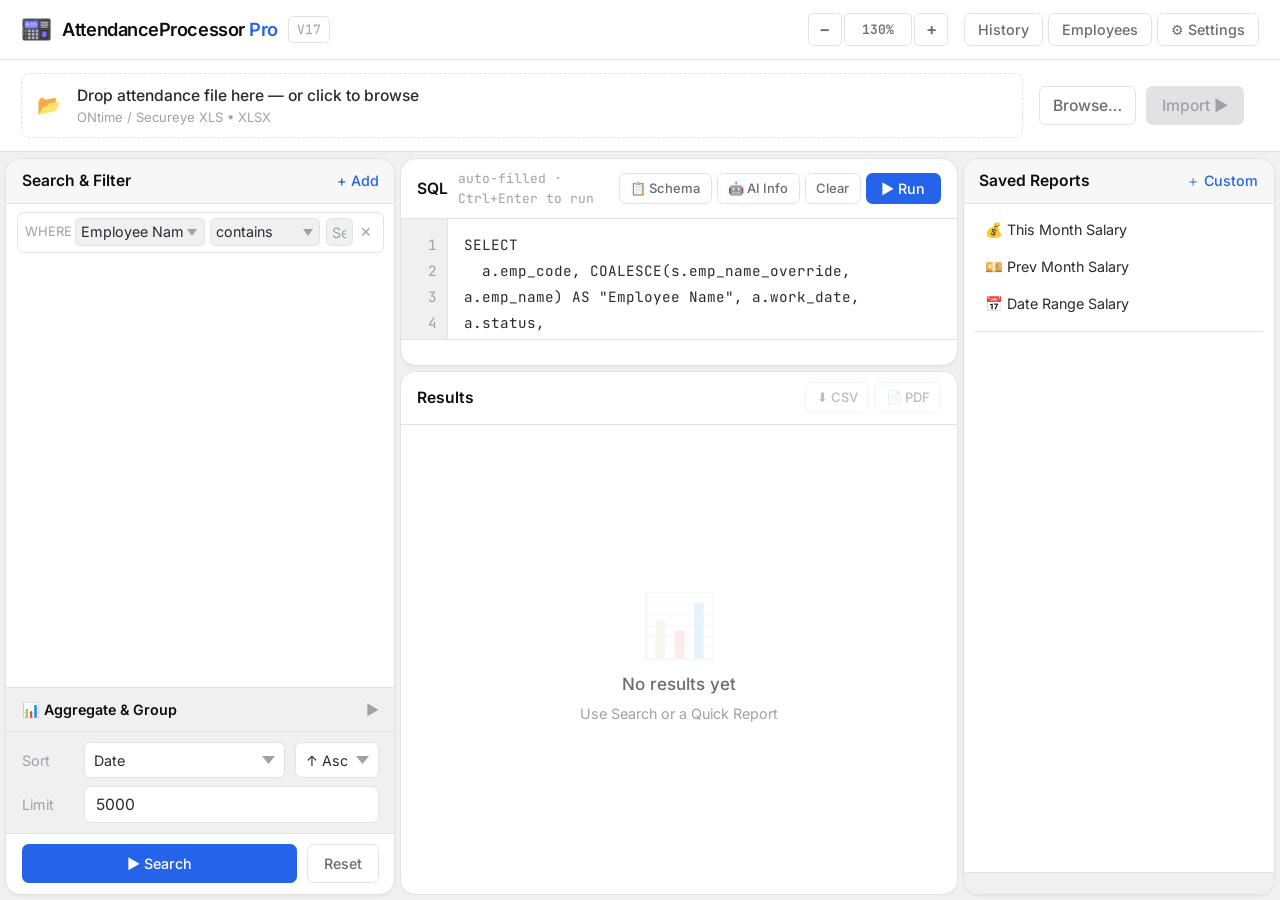
<file: web/index.html>
<!DOCTYPE html>
<html lang="en" data-theme="mono">
<head>
  <meta charset="UTF-8" />
  <meta name="viewport" content="width=device-width, initial-scale=1.0" />
  <title>AttendanceProcessor Pro V17</title>
  <link rel="icon" type="image/png" href="../app_icon.png" />

  <script src="tailwind.js"></script>
  <script>
    tailwind.config = {
      theme: {
        extend: {
          fontFamily: {
            sans: ['"Inter"', '"Helvetica Neue"', 'Helvetica', 'Arial', 'sans-serif'],
            mono: ['"JetBrains Mono"', '"Fira Code"', 'monospace'],
          },
        }
      }
    };
  </script>
  <link rel="preconnect" href="https://fonts.googleapis.com" />
  <link rel="preconnect" href="https://fonts.gstatic.com" crossorigin />
  <link href="https://fonts.googleapis.com/css2?family=Inter:wght@400;500;600;700&family=JetBrains+Mono:wght@400;500&display=swap" rel="stylesheet" />
  <link rel="stylesheet" href="style.css" />
</head>

<body class="app-body h-full w-full absolute inset-0 flex flex-col overflow-hidden select-none">

  <!-- NAVBAR -->
  <nav class="navbar flex-none flex items-center h-[46px] shrink-0 px-4 gap-3" id="navbar">
    <div class="flex items-center gap-2 shrink-0">
      <img src="../app_icon.png" alt="icon" class="w-6 h-6 rounded" style="image-rendering:auto" />
      <span class="font-semibold text-[14px] text-nav-main tracking-tight">AttendanceProcessor <span style="color:var(--accent)">Pro</span></span>
      <span class="text-[10px] text-nav-dim border border-[var(--border)] rounded px-1.5 py-0.5 font-mono">V17</span>
    </div>
    <div class="flex-1 flex justify-center">
      <div id="org-name-display" class="text-[13px] font-semibold text-nav-main tracking-wide hidden"></div>
    </div>
    <div id="db-status" class="text-[11px] text-nav-dim font-mono shrink-0"></div>
    <div class="flex items-center gap-0.5 shrink-0">
      <button onclick="adjustZoom(-0.1)" class="nav-icon-btn" title="Zoom Out (Ctrl+-)">−</button>
      <button onclick="resetZoom()" class="nav-icon-btn text-[10px] font-mono w-[52px]" id="zoom-label" title="Reset Zoom (Ctrl+0)">100%</button>
      <button onclick="adjustZoom(0.1)"  class="nav-icon-btn" title="Zoom In (Ctrl+=)">+</button>
    </div>
    <div class="flex items-center gap-1 shrink-0">
      <button id="btn-history"   class="nav-btn">History</button>
      <button id="btn-employees" class="nav-btn">Employees</button>
      <button id="btn-settings"  class="nav-btn">⚙ Settings</button>
    </div>
  </nav>

  <!-- IMPORT BAR -->
  <div id="import-bar" class="import-bar flex-none px-4 py-2.5 flex items-center gap-3 relative">
    <div id="drop-zone"
         class="drop-zone flex-1 flex items-center gap-3 px-3 py-2 cursor-pointer"
         ondragover="handleDragOver(event)"
         ondragleave="handleDragLeave(event)"
         ondrop="handleDrop(event)"
         onclick="browseFile()">
      <span class="text-[15px]">📂</span>
      <div class="min-w-0">
        <div id="import-filename" class="text-[12px] font-medium text-[var(--text-body)] truncate">Drop attendance file here — or click to browse</div>
        <div class="text-[10px] text-[var(--text-dim)]">ONtime / Secureye XLS • XLSX</div>
      </div>
    </div>
    <div class="flex items-center gap-2 shrink-0">
      <button id="btn-browse" class="btn-ghost text-[12px]">Browse…</button>
      <button id="btn-reimport" class="btn-ghost text-[12px] hidden">↺ Re-import</button>
      <button id="btn-import" class="btn-primary text-[12px]" disabled>Import ▶</button>
    </div>
    <div id="import-status" class="text-[11px] font-mono shrink-0 max-w-[260px] truncate text-[var(--text-dim)]"></div>
    <div id="import-progress" class="hidden absolute bottom-0 left-0 right-0 h-0.5 overflow-hidden">
      <div class="h-full bg-[var(--accent)] animate-progress"></div>
    </div>
  </div>

  <!-- Employee diff warning banner -->
  <div id="emp-diff-banner" class="hidden diff-banner px-4 py-2 flex items-start gap-3">
    <span class="text-[13px] shrink-0">⚠</span>
    <div class="flex-1 text-[11px]" id="emp-diff-text"></div>
    <button class="text-[12px] text-[var(--text-dim)] hover:text-[var(--danger)] shrink-0 leading-none" onclick="document.getElementById('emp-diff-banner').classList.add('hidden')">✕</button>
  </div>

  <!-- MAIN 3-PANEL GRID -->
  <div id="main-grid" class="flex-1 flex overflow-hidden min-h-0 p-[4px] bg-[var(--bg-muted)]">

    <!-- LEFT: Filter Builder + Aggregate -->
    <div id="panel-filter" class="panel-left flex flex-col overflow-hidden bg-[var(--bg-surface)] rounded-xl border border-[var(--border)] shadow-sm" style="width:300px;min-width:220px;max-width:560px">

      <!-- Header -->
      <div class="panel-hdr flex items-center justify-between px-3 py-2 flex-none">
        <span class="panel-title">Search &amp; Filter</span>
        <button id="btn-add-filter" class="text-[11px] text-[var(--accent)] hover:underline font-medium">+ Add</button>
      </div>

      <!-- ── Scrollable middle: filter rows + aggregate section ── -->
      <div class="flex-1 overflow-y-auto overflow-x-hidden min-h-0">

        <!-- Filter Rows -->
        <div id="filter-rows" class="px-2 py-1.5 space-y-1.5"></div>

      </div><!-- end scrollable middle -->

      <!-- Aggregate & Group section (Detached) -->
      <div class="border-t border-[var(--border)] bg-[var(--bg-muted)]">
        <button id="agg-toggle" class="w-full flex items-center justify-between px-3 py-2 text-[11px] font-semibold text-[var(--text-head)] hover:bg-[var(--bg-surface)] transition-colors" onclick="toggleAggSection()">
          <span>📊 Aggregate &amp; Group</span>
          <span id="agg-toggle-icon" class="text-[var(--text-dim)] font-normal">▶</span>
        </button>
        <div id="agg-section" class="hidden px-3 pb-3 space-y-3">
          <!-- SELECT fields picker -->
          <div>
            <div class="text-[10px] font-semibold text-[var(--text-dim)] uppercase tracking-wide mb-1.5">SELECT columns</div>
            <div id="select-pills" class="pill-area"></div>
            <div class="mt-1.5">
              <select id="select-add" class="select-sm w-full" onchange="addSelectField(this)">
                <option value="">+ Add field or aggregate…</option>
              </select>
            </div>
          </div>
          <!-- GROUP BY picker -->
          <div>
            <div class="text-[10px] font-semibold text-[var(--text-dim)] uppercase tracking-wide mb-1.5">GROUP BY</div>
            <div id="groupby-pills" class="pill-area"></div>
            <div class="mt-1.5">
              <select id="groupby-add" class="select-sm w-full" onchange="addGroupByField(this)">
                <option value="">+ Add group field…</option>
              </select>
            </div>
          </div>
          <!-- HAVING -->
          <div>
            <div class="text-[10px] font-semibold text-[var(--text-dim)] uppercase tracking-wide mb-1.5">HAVING <span class="font-normal normal-case">(requires GROUP BY)</span></div>
            <div class="flex items-center gap-1.5">
              <select id="having-agg" class="select-sm" style="width:120px">
                <option value="COUNT(*)">COUNT(*)</option>
                <option value="SUM(is_late)">SUM(is_late)</option>
                <option value="SUM(work_hours)">SUM(work_hours)</option>
                <option value="AVG(work_hours)">AVG(work_hours)</option>
                <option value="SUM(CASE WHEN status='ABSENT' THEN 1 ELSE 0 END)">Absent days</option>
                <option value="SUM(CASE WHEN status='PRESENT' THEN 1 ELSE 0 END)">Present days</option>
              </select>
              <select id="having-op" class="select-sm" style="width:55px">
                <option value=">">&gt;</option>
                <option value=">=">&gt;=</option>
                <option value="<">&lt;</option>
                <option value="<=">&lt;=</option>
                <option value="=">=</option>
              </select>
              <input id="having-val" type="number" value="" class="input-sm" style="width:52px" placeholder="e.g. 3" />
              <button onclick="clearHaving()" class="text-[var(--danger)] text-[10px] hover:underline shrink-0">✕</button>
            </div>
          </div>
          <!-- Validation error -->
          <div id="conflict-note" class="hidden text-[10px] text-[var(--danger)] bg-[var(--danger-bg)] border border-[var(--danger)] rounded px-2 py-1.5 leading-4">
          </div>
        </div>
      </div>

      <!-- ── Pinned bottom: Sort + Limit + Buttons ── -->
      <div class="flex-none border-t border-[var(--border)] bg-[var(--bg-muted)] px-3 py-2 space-y-1.5 text-[11px]">
        <div class="flex items-center gap-2">
          <span class="text-[var(--text-dim)] w-10 shrink-0">Sort</span>
          <select id="sort-col" class="select-sm flex-1">
            <option value="a.work_date">Date</option>
            <option value="COALESCE(s.emp_name_override, a.emp_name)">Name</option>
            <option value="a.punch_in">Arrival</option>
            <option value="a.punch_out">Departure</option>
            <option value="a.work_hours">Hours</option>
          </select>
          <select id="sort-dir" class="select-sm w-16">
            <option value="ASC">↑ Asc</option>
            <option value="DESC">↓ Desc</option>
          </select>
        </div>
        <div class="flex items-center gap-2">
          <span class="text-[var(--text-dim)] w-10 shrink-0">Limit</span>
          <input id="result-limit" type="number" value="5000" class="input-sm flex-1" />
        </div>
      </div>
      <div class="flex-none px-3 py-2 border-t border-[var(--border)] flex gap-2">
        <button id="btn-run-filter" class="btn-primary text-[11px] flex-1">▶ Search</button>
        <button id="btn-clear-filter" class="btn-ghost text-[11px] px-3">Reset</button>
      </div>
    </div>

    <!-- Resize handle L -->
    <div class="resize-handle" id="rh-left"></div>

    <!-- CENTER: SQL + Results -->
    <div id="panel-center" class="flex-1 flex flex-col overflow-hidden min-w-0">

      <!-- SQL Bar -->
      <div id="sql-panel" class="flex-none flex flex-col bg-[var(--bg-surface)] rounded-xl border border-[var(--border)] shadow-sm overflow-hidden" style="height: 160px; min-height: 80px;">
        <div class="flex items-center justify-between px-3 py-2 border-b border-[var(--border)] shrink-0">
          <div class="flex items-center gap-2">
            <span class="panel-title">SQL</span>
            <span class="text-[10px] text-[var(--text-dim)] font-mono">auto-filled · Ctrl+Enter to run</span>
          </div>
          <div class="flex items-center gap-1">
            <button id="btn-schema-toggle" class="btn-ghost text-[10px] px-2 h-6">📋 Schema</button>
            <button id="btn-schema-ai" class="btn-ghost text-[10px] px-2 h-6" title="AI Agent Schema Info" onclick="openSchemaInfoModal()">🤖 AI Info</button>
            <button id="btn-sql-clear"     class="btn-ghost text-[10px] px-2 h-6">Clear</button>
            <button id="btn-sql-run"       class="btn-primary text-[11px] h-6 px-3">▶ Run</button>
          </div>
        </div>
        <div class="flex-1 flex overflow-hidden min-h-0">
          <div id="sql-lines" class="sql-lines">1</div>
          <textarea id="sql-editor"
                    class="sql-editor flex-1"
                    spellcheck="false"
                    placeholder="-- Write a SELECT query, or use Search above…"></textarea>
          <div id="schema-panel" class="hidden schema-ref overflow-y-auto shrink-0" style="width:320px"></div>
        </div>
        <div id="sql-status" class="shrink-0 px-3 py-1 text-[10px] font-mono text-[var(--text-dim)] border-t border-[var(--border)] min-h-[20px]"></div>
      </div>

      <!-- Vertical Resize handle -->
      <div class="resize-handle-v" id="rh-sql"></div>

      <!-- Results -->
      <div class="flex-1 flex flex-col overflow-hidden min-h-0 bg-[var(--bg-surface)] rounded-xl border border-[var(--border)] shadow-sm">
        <div class="flex items-center justify-between px-3 py-2 border-b border-[var(--border)] shrink-0 bg-[var(--bg-surface)]">
          <div class="flex items-center gap-2">
            <span id="results-title" class="panel-title">Results</span>
            <span id="results-count" class="text-[10px] font-mono text-[var(--text-dim)]"></span>
          </div>
          <div class="flex items-center gap-1">
            <button id="btn-copy-row" class="btn-ghost text-[10px] h-6 px-2 hidden text-[var(--accent)] font-medium" title="Copy selected row formatted as 'Column - Value'">📋 Copy Row</button>
            <button id="btn-export-csv" class="btn-ghost text-[10px] h-6 px-2" disabled>⬇ CSV</button>
            <button id="btn-export-pdf" class="btn-ghost text-[10px] h-6 px-2" disabled>📄 PDF</button>
          </div>
        </div>
        <div class="flex-1 overflow-auto min-h-0 relative bg-[var(--bg-surface)]" id="results-table-container">
          <div id="floating-copy-pill" class="hidden absolute z-30 bg-[var(--accent)] text-white text-[11px] font-medium py-1 px-2.5 rounded shadow-md cursor-pointer hover:bg-[var(--accent-hover)] transition-all flex items-center gap-1.5 select-none">📋 Copy Row</div>
          <table id="results-table" class="results-tbl w-full text-[11px]">
            <thead id="results-head" class="sticky top-0 z-10"></thead>
            <tbody id="results-body"></tbody>
          </table>
          <div id="results-empty" class="absolute inset-0 flex flex-col items-center justify-center pointer-events-none">
            <div class="text-5xl mb-3 opacity-10">📊</div>
            <div class="text-[13px] font-medium text-[var(--text-mid)]">No results yet</div>
            <div class="text-[11px] text-[var(--text-dim)] mt-1">Use Search or a Quick Report</div>
          </div>
        </div>
      </div>
    </div>

    <!-- Resize handle R -->
    <div class="resize-handle" id="rh-right"></div>

    <!-- RIGHT: Saved Reports -->
    <div id="panel-quick" class="panel-right flex flex-col overflow-hidden bg-[var(--bg-surface)] rounded-xl border border-[var(--border)] shadow-sm" style="width:240px;min-width:180px;max-width:420px">
      <div class="panel-hdr flex items-center justify-between px-3 py-2">
        <span class="panel-title">Saved Reports</span>
        <button class="text-[11px] text-[var(--accent)] hover:underline font-medium" onclick="openCustomReportModal()">＋ Custom</button>
      </div>

      <div class="flex-1 overflow-y-auto py-0.5">
        <!-- Permanent salary buttons — NOT wiped by renderCustomReports -->
        <div id="quick-salary-btns" class="px-2 pt-1">
          <button class="quick-btn w-full" onclick="runMonthlySalary(0)" title="Current month salary">💰 This Month Salary</button>
          <button class="quick-btn w-full" onclick="runMonthlySalary(-1)" title="Previous month salary">💴 Prev Month Salary</button>
          <button class="quick-btn w-full" onclick="openDateRangeSalary()" title="Salary for custom date range">📅 Date Range Salary</button>
          <div class="border-t border-[var(--border)] my-1.5"></div>
        </div>
        <!-- Dynamic custom reports rendered by JS -->
        <div id="quick-custom" class="px-2"></div>
      </div>

      <div id="thresh-display" class="px-3 py-2 border-t border-[var(--border)] bg-[var(--bg-muted)] text-[10px] text-[var(--text-dim)] font-mono leading-4 space-y-0.5"></div>
    </div>
  </div>

  <!-- MODALS -->
  <div id="modal-backdrop" class="hidden fixed inset-0 bg-black/25 z-40 backdrop-blur-[2px]" onclick="closeModal()"></div>

  <!-- DATE RANGE SALARY MODAL -->
  <div id="modal-date-salary" class="modal hidden" style="width:420px">
    <div class="modal-header">Custom Date Range Salary<button class="modal-close" onclick="closeModal()">✕</button></div>
    <div class="px-5 py-4 space-y-4 text-[12px]">
      <p class="text-[var(--text-dim)] text-[11px]">Compute salary for all employees between two dates using the V12 salary engine. Results reflect the same rules as the monthly report.</p>
      <div class="flex gap-4">
        <div class="flex flex-col gap-1 flex-1">
          <label class="text-[10px] text-[var(--text-dim)] font-semibold">From Date</label>
          <input type="date" id="drs-from" class="input-sm w-full" />
        </div>
        <div class="flex flex-col gap-1 flex-1">
          <label class="text-[10px] text-[var(--text-dim)] font-semibold">To Date</label>
          <input type="date" id="drs-to" class="input-sm w-full" />
        </div>
      </div>
      <p class="text-[10px] text-[var(--text-dim)] bg-[var(--bg-muted)] rounded p-2">⚠ This runs month-by-month for each calendar month in the range and merges results. For best accuracy, use single full-month ranges.</p>
      <div class="flex gap-3 justify-end pt-1">
        <button class="btn-ghost text-[11px]" onclick="closeModal()">Cancel</button>
        <button class="btn-primary text-[11px]" onclick="runDateRangeSalary()">Run Report</button>
      </div>
    </div>
  </div>

  <!-- DYNAMIC EMPLOYEE SALARY EXPLANATION SLIP MODAL -->
  <div id="modal-dynamic-slip" class="modal hidden" style="width:480px">
    <div class="modal-header">📄 Employee Explanation Slip (Monthly)<button class="modal-close" onclick="closeModal()">✕</button></div>
    <div class="px-5 py-4 space-y-4 text-[12px]">
      <p class="text-[var(--text-dim)] text-[11px]">Generate a detailed, plain-English monthly attendance & salary explanation slip with day-by-day table and launch directly into the Ultra Dev editor.</p>
      
      <div class="flex flex-col gap-1">
        <label class="text-[10px] text-[var(--text-dim)] font-semibold">Select Month</label>
        <select id="dyn-slip-month" class="input-sm w-full">
          <!-- Populated dynamically via apiCall('get_available_months') -->
        </select>
      </div>

      <div class="flex flex-col gap-1">
        <label class="text-[10px] text-[var(--text-dim)] font-semibold">Select Employee</label>
        <div class="flex gap-2">
          <input type="text" id="dyn-slip-filter" class="input-sm text-[11px]" style="width:130px" placeholder="Filter names…" oninput="filterDynamicSlipEmployees(this.value)" autocomplete="off" />
          <select id="dyn-slip-emp" class="input-sm flex-1">
            <option value="">Loading staff…</option>
          </select>
        </div>
      </div>

      <div class="p-2.5 rounded bg-[var(--bg-muted)] border border-[var(--border)] text-[11px] text-[var(--text-mid)] flex items-start gap-2">
        <span class="text-[14px]">💡</span>
        <span>Builds the exact day-by-day attendance sheet, traces missing punches (50% credit), sandwich absorptions, free leave credit, and launches into <strong>Landscape</strong> with the <strong>Compact</strong> theme.</span>
      </div>

      <div class="flex gap-3 justify-end pt-1">
        <button class="btn-ghost text-[11px]" onclick="closeModal()">Cancel</button>
        <button class="btn-primary text-[11px]" id="btn-dyn-slip-run" onclick="runDynamicEmployeeSlip()">Generate & Open in Ultra Dev</button>
      </div>
    </div>
  </div>

  <!-- AI SCHEMA INFO MODAL -->
  <div id="modal-schema-info" class="modal hidden" style="width:700px;max-height:85vh">
    <div class="modal-header flex items-center justify-between">
      <span>🤖 AI Agent Schema Reference</span>
      <div class="flex items-center gap-2">
        <button class="btn-ghost text-[10px] px-2 py-0.5" onclick="copyToClipboard(document.getElementById('schema-ai-content').textContent)">📋 Copy All</button>
        <button class="modal-close" onclick="closeModal()">✕</button>
      </div>
    </div>
    <div class="px-4 py-3 overflow-y-auto" style="max-height:75vh">
      <div id="schema-ai-content" class="text-[11px] font-mono text-[var(--text-body)] leading-relaxed whitespace-pre-wrap select-text" style="user-select:text;-webkit-user-select:text;"></div>
    </div>
  </div>

  <!-- SETTINGS MODAL -->
  <div id="modal-settings" class="modal hidden" style="width:580px">
    <div class="modal-header">
      <span>Settings</span>
      <button class="modal-close" onclick="closeModal()">✕</button>
    </div>
    <div class="flex border-b border-[var(--border)] bg-[var(--bg-muted)]">
      <button class="settings-tab active" onclick="switchSettingsTab(this,'general')">General</button>
      <button class="settings-tab" onclick="switchSettingsTab(this,'calendar')">Calendar</button>
      <button class="settings-tab" onclick="switchSettingsTab(this,'organisation')">Organisation</button>
      <button class="settings-tab" onclick="switchSettingsTab(this,'pdfstyle')">PDF Style</button>
      <button class="settings-tab" onclick="switchSettingsTab(this,'theme')">Theme</button>
      <button class="settings-tab" onclick="switchSettingsTab(this,'querylog')">Query Log</button>
      <button class="settings-tab" onclick="switchSettingsTab(this,'about')">About</button>
    </div>
    <div id="tab-general" class="settings-tab-body">
      <p class="text-[11px] text-[var(--text-dim)] mb-4">Applied on every import and report.</p>
      <div class="space-y-3">
        <div class="settings-row"><label>Check-in time</label>      <input type="text" id="s-checkin"  placeholder="HH:MM" class="input-sm w-28" /></div>
        <div class="settings-row"><label>Check-out time</label>     <input type="text" id="s-checkout" placeholder="HH:MM" class="input-sm w-28" /></div>
        <div class="settings-row"><label>Late arrival after</label> <input type="text" id="s-late"     placeholder="HH:MM" class="input-sm w-28" /></div>
        <div class="settings-row"><label>Early leave before</label> <input type="text" id="s-early"    placeholder="HH:MM" class="input-sm w-28" /></div>
        <div class="mt-4 border-t border-[var(--border)] pt-3">
          <p class="text-[10px] font-semibold text-[var(--text-dim)] mb-2 uppercase tracking-wide">Paid Leave Policy</p>
          <div class="settings-row">
            <label>Holidays are Paid</label>
            <label class="flex items-center gap-2 cursor-pointer">
              <input type="checkbox" id="s-holidays-paid" class="w-4 h-4" />
              <span class="text-[11px] text-[var(--text-dim)]">Yes — holiday minutes count towards salary</span>
            </label>
          </div>
          <div class="settings-row">
            <label>Weekly Offs are Paid</label>
            <label class="flex items-center gap-2 cursor-pointer">
              <input type="checkbox" id="s-weeklyoff-paid" class="w-4 h-4" />
              <span class="text-[11px] text-[var(--text-dim)]">Yes — weekly-off minutes count towards salary</span>
            </label>
          </div>
          <div class="settings-row">
            <label>Apply Sandwich Rule</label>
            <label class="flex items-center gap-2 cursor-pointer">
              <input type="checkbox" id="s-sandwich-rule" class="w-4 h-4" />
              <span class="text-[11px] text-[var(--text-dim)]">Yes — holidays/weekly-offs adjacent to absences are deducted</span>
            </label>
          </div>
          <div class="settings-row" id="row-sandwich-strict">
            <label>Strict Sandwich Policy</label>
            <label class="flex items-center gap-2 cursor-pointer">
              <input type="checkbox" id="s-sandwich-strict" class="w-4 h-4" />
              <span class="text-[11px] text-[var(--text-dim)]">Strict (Default) — 1 absent exempt ONLY when absent is not under sandwich. If unchecked, 1 absent exempt anyway</span>
            </label>
          </div>
        </div>
      </div>
    </div>
    <div id="tab-calendar" class="settings-tab-body hidden">
      <p class="text-[11px] text-[var(--text-dim)] mb-4">Click a day to toggle type. Right-click to set custom In/Out times for that day.</p>
      <div class="flex items-center gap-4 mb-4">
        <select id="cal-month" class="input-sm" onchange="loadCalendar()">
          <option value="1">January</option><option value="2">February</option><option value="3">March</option>
          <option value="4">April</option><option value="5">May</option><option value="6">June</option>
          <option value="7">July</option><option value="8">August</option><option value="9">September</option>
          <option value="10">October</option><option value="11">November</option><option value="12">December</option>
        </select>
        <input type="number" id="cal-year" class="input-sm w-24" value="2026" onchange="loadCalendar()">
      </div>
      <div id="calendar-grid" class="grid grid-cols-7 gap-1 text-[11px] text-center"></div>
      <!-- Calendar Day Editor -->
      <div id="cal-day-editor" class="hidden mt-4 p-3 border border-[var(--border)] rounded bg-[var(--bg-muted)] text-[11px]">
        <div class="font-semibold text-[var(--text-main)] mb-2">Edit Day: <span id="cal-edit-date">—</span></div>
        <div class="flex flex-wrap gap-3 items-end">
          <div class="flex flex-col gap-1">
            <label class="text-[10px] text-[var(--text-dim)]">Type</label>
            <select id="cal-edit-type" class="input-sm">
              <option value="">Default (Remove settings)</option>
              <option value="WORKING">Working Day (Custom Times)</option>
              <option value="WEEKLY_OFF">Weekly Off</option>
              <option value="HOLIDAY">Holiday</option>
            </select>
          </div>
          <div class="flex flex-col gap-1">
            <label class="text-[10px] text-[var(--text-dim)]">Required In Time (all staff)</label>
            <input type="time" id="cal-edit-in" class="input-sm w-28" />
          </div>
          <div class="flex flex-col gap-1">
            <label class="text-[10px] text-[var(--text-dim)]">Required Out Time (all staff)</label>
            <input type="time" id="cal-edit-out" class="input-sm w-28" />
          </div>
          <button class="btn-primary text-[11px]" onclick="saveCalendarDay()">Save Day</button>
          <button class="btn-ghost text-[11px]" onclick="document.getElementById('cal-day-editor').classList.add('hidden')">Cancel</button>
        </div>
      </div>
    </div>
    <div id="tab-organisation" class="settings-tab-body hidden">
      <p class="text-[11px] text-[var(--text-dim)] mb-4">Name appears centred in top bar. Logo appears at top of exported PDFs.</p>
      <div class="space-y-3">
        <div class="settings-row"><label>Organisation name</label>
          <input type="text" id="s-org-name" placeholder="e.g. Springfield School" class="input-sm w-52" />
        </div>
        <div class="settings-row"><label>Logo (PNG)</label>
          <div class="flex items-center gap-2">
            <div id="logo-preview" class="hidden w-16 h-10 border border-[var(--border)] rounded overflow-hidden bg-[var(--bg-muted)]">
              <img id="logo-img" class="w-full h-full object-contain" />
            </div>
            <button class="btn-ghost text-[11px]" onclick="pickLogo()">Upload PNG…</button>
            <button class="btn-ghost text-[11px] text-[var(--danger)]" onclick="clearLogo()">Remove</button>
          </div>
        </div>
        <!-- Square Logo -->
        <div class="settings-row"><label style="flex-shrink:0">Square logo <span style="font-size:9px;color:var(--text-dim);display:block;font-weight:400">1:1 ratio (PDF circle)</span></label>
          <div class="flex items-center gap-2">
            <div id="logo-sq-preview" class="hidden border border-[var(--border)] rounded-full overflow-hidden bg-[var(--bg-muted)]" style="width:36px;height:36px">
              <img id="logo-sq-img" class="w-full h-full object-cover" />
            </div>
            <button class="btn-ghost text-[11px]" onclick="pickLogoSq()">Upload PNG…</button>
            <button class="btn-ghost text-[11px] text-[var(--danger)]" onclick="clearLogoSq()">Remove</button>
          </div>
        </div>
      </div>
    </div>

    <!-- PDF Style -->
    <div id="tab-pdfstyle" class="settings-tab-body hidden">
      <p class="text-[11px] text-[var(--text-dim)] mb-4">Set a default CSS template for PDF exports. The logo and org name here are used as placeholders in your template.</p>
      <div class="space-y-4">
        <!-- Developer toggle -->
        <div class="settings-row">
          <label>Developer mode</label>
          <label style="display:flex;align-items:center;gap:6px;cursor:pointer;font-size:11px">
            <input type="checkbox" id="s-pdf-dev-mode" style="width:13px;height:13px" onchange="togglePdfDevMode(this.checked)">
            <span>Show CSS editor in PDF export dialog</span>
          </label>
        </div>
        <!-- Custom CSS -->
        <div>
          <div class="flex items-center justify-between mb-1">
            <label class="text-[11px] font-semibold text-[var(--text-dim)]">Default Custom CSS</label>
            <div class="flex items-center gap-2">
              <button type="button" class="text-[10px] text-[var(--text-dim)] hover:text-[var(--text-main)] hover:underline" onclick="resetPdfCustomCssToDefault()" title="Reset to default executive style">↺ Reset to Default Template</button>
              <button type="button" class="text-[10px] text-[var(--accent)] hover:underline" onclick="copyPdfRequirement()">📋 Copy AI Requirement</button>
            </div>
          </div>
          <!-- 5 Presets for 1-click selection -->
          <div style="display:flex;flex-wrap:wrap;align-items:center;gap:4px;margin-bottom:8px">
            <span style="font-size:10px;font-weight:700;color:var(--text-dim);margin-right:2px">Presets:</span>
            <button type="button" onclick="applyPdfPreset('executive')" class="btn-ghost text-[10px] h-6 px-2">🏢 Slate</button>
            <button type="button" onclick="applyPdfPreset('minimal')" class="btn-ghost text-[10px] h-6 px-2">📰 Minimal</button>
            <button type="button" onclick="applyPdfPreset('emerald')" class="btn-ghost text-[10px] h-6 px-2">🌲 Emerald</button>
            <button type="button" onclick="applyPdfPreset('tech')" class="btn-ghost text-[10px] h-6 px-2">🟣 Tech</button>
            <button type="button" onclick="applyPdfPreset('compact')" class="btn-ghost text-[10px] h-6 px-2">📏 Compact</button>
            <span style="font-size:10px;color:var(--text-dim);margin-left:6px;margin-right:2px">|</span>
            <span style="font-size:10px;font-weight:700;color:var(--text-dim);margin-right:2px">My Styles:</span>
            <div id="custom-style-pills" style="display:flex;flex-wrap:wrap;gap:4px;align-items:center"></div>
          </div>
          <textarea id="s-pdf-custom-css"
            class="input-sm w-full font-mono text-[10px]"
            style="height:180px;resize:vertical;line-height:1.5"
            placeholder="/* Paste your custom CSS here. It will be injected into all PDF exports by default. */
/* Variables: --navy, --gold, --text, --muted, --border, --border-light, --paper */
/* Classes: .page, .school-header, .school-logo, .document-heading, .title */
/* .data-table, .data-table thead th, .data-table tbody td, .report-footer */"></textarea>
          <div class="text-[10px] text-[var(--text-dim)] mt-1">This CSS is pre-filled in the PDF export dialog. Users can modify it per-export.</div>
          <!-- Save as custom style -->
          <div class="flex items-center gap-2 mt-2">
            <input type="text" id="s-style-name" class="input-sm flex-1 text-[11px]" placeholder="Style name (e.g. My Dark Theme)" />
            <button type="button" class="btn-ghost text-[11px]" onclick="saveCustomPdfStyle()">💾 Save as Style</button>
          </div>
        </div>
      </div>
    </div>

    <div id="tab-theme" class="settings-tab-body hidden">
      <p class="text-[11px] text-[var(--text-dim)] mb-3">Choose an interface theme. Changes apply immediately.</p>
      <div class="grid grid-cols-2 gap-2" id="theme-grid"></div>
    </div>
    <div id="tab-querylog" class="settings-tab-body hidden flex flex-col h-[300px]">
      <div class="flex items-center justify-between mb-2">
        <p class="text-[11px] text-[var(--text-dim)]">Last 100 queries executed</p>
        <button class="text-[10px] text-[var(--danger)] hover:underline" onclick="clearQueryLog()">Clear Log</button>
      </div>
      <div id="query-log-list" class="flex-1 overflow-y-auto space-y-2 text-[10px] pr-2"></div>
    </div>
    <div id="tab-about" class="settings-tab-body hidden">
      <div class="space-y-4 text-[12px] text-[var(--text-dim)] leading-relaxed h-[340px] overflow-y-auto pr-2">
        <h3 class="font-semibold text-[var(--text-main)] text-[16px] tracking-tight border-b border-[var(--border)] pb-2">Attendance Processor V17 Pro (Zenith Edition)</h3>
        <p class="text-[13px] text-[var(--text-main)] font-medium">Architected, tested, and maintained by <strong>Utkarsh</strong> for <strong>Sanskar Valley Higher Secondary Public School</strong>.</p>
        <p class="text-[11px] italic mt-1">Built to replace rigid, outdated legacy software with a high-performance, flexible desktop platform (developed with AI-assistance).</p>
        <ul class="text-[11px] mt-3 space-y-1 text-[var(--text-dim)] list-disc list-inside">
          <li><strong>V17 (Zenith):</strong> Mathematical Invariant Conservation — Payable Mins + Deducted Mins ≡ Req Minutes and Earned + Deducted Amount ≡ Base Salary across every employee</li>
          <li><strong>V17 (Zenith):</strong> Contiguous Multi-Day Sandwich Chain — All adjacent holidays/weekdays touching an absence receive red status highlighting across on-screen results, PDF editor, and exports</li>
          <li><strong>V17 (Zenith):</strong> Sandwich-Absorbed Inclusion — Sandwich absents included in employee-wise TOTAL row and all three salary reports (This Month, Previous Month, Date Range)</li>
          <li>V16: Color-coded visual status badges (Green = Present, Red = Absent, Blue = Weekly-Off/Holiday, Red Dashed = Sandwich-deducted days)</li>
          <li>V16: Subtle alternating row contrast across all PDF themes and interactive tables with row-selection highlight</li>
          <li>V16: Watermark &amp; Special Calendar Days / Custom Schedule notes toggles in PDF export and Ultra Dev Mode</li>
          <li>V16: 4 Enhanced custom reports (1–30 Sept reference period, dynamic LIKE %name% pattern, and summary TOTAL row)</li>
          <li>V15: Configurable Sandwich Rule toggle in Settings with automatic database recalculation</li>
          <li>V15: Ultra Dev Mode PDF Editor with live preview, custom CSS presets, and AI requirement prompt generator</li>
          <li>V14: Live DB recompute on calendar/employee/override updates</li>
          <li>V14: 4-tier required In/Out priority chain (Day Override &gt; Custom Times &gt; Calendar Times &gt; General Settings)</li>
          <li>V13: School bus transport exemption for late/early deductions</li>
          <li>V12: Minute-based high-precision salary computation engine</li>
        </ul>
        
        <div class="mt-4 p-4 border border-[var(--border)] rounded bg-[var(--bg-input)]">
          <h4 class="font-semibold text-[13px] text-[var(--text-main)] mb-2">The Ultimate Handbook</h4>
          <p class="text-[11px] text-[var(--text-dim)] mb-3 leading-relaxed">
            An enormous, multi-chapter Handbook acting as the absolute source of truth. Includes step-by-step setup guides, deep-dive architectural rules, all mathematical formulas, and the entire SQLite macro breakdown.
          </p>
          <a href="rulebook.html" download="AttendanceProcessor_Handbook.html" class="inline-block bg-[var(--accent)] hover:bg-[var(--accent-dim)] text-white text-[11px] font-semibold py-1.5 px-3 rounded shadow-sm transition-colors border border-[rgba(0,0,0,0.1)]">
            ⬇ Download Handbook (HTML)
          </a>
        </div>

        <h4 class="font-semibold text-[var(--text-main)] text-[14px] mt-6 bg-[var(--bg-surface)] p-2 rounded border border-[var(--border)]">📖 Comprehensive User Guide</h4>
        
        <div class="space-y-4 pl-1">
          <div>
            <h5 class="font-semibold text-[var(--text-main)]">1. Importing Attendance Data</h5>
            <p class="mt-1">You no longer need to format Excel files manually. The system features a smart parser. Simply drag and drop your raw <code>.xls</code> or <code>.xlsx</code> attendance sheets exported from your biometric machine directly onto the application window, or click the **Import** button. The engine will parse the raw IN/OUT punches and automatically organize them into the database.</p>
          </div>

          <div>
            <h5 class="font-semibold text-[var(--text-main)]">2. Managing Employees & Custom Schedules</h5>
            <p class="mt-1">By default, all employees use the global check-in/out times defined in the General Settings. However, school environments require flexibility.</p>
            <ul class="list-disc pl-5 space-y-1 mt-1">
              <li>Click the <strong>Employees</strong> button in the left sidebar to open the Staff Directory.</li>
              <li>Click <strong>Edit</strong> next to an employee.</li>
              <li>You can set their precise <strong>Monthly Base Salary</strong> (₹), assign an <strong>Override Name</strong> if the biometric machine spelled it wrong, and most importantly, define a <strong>Custom Arrival</strong> and <strong>Custom Departure</strong> time.</li>
              <li>Once saved, the system will *permanently* evaluate this specific employee's attendance, tardiness, and salary based strictly on their custom schedule instead of the global defaults.</li>
            </ul>
          </div>

          <div>
            <h5 class="font-semibold text-[var(--text-main)]">3. The Minute-Rate Salary Engine</h5>
            <p class="mt-1">This application uses a highly advanced mathematical engine designed to eliminate time-fraud automatically. You do not need to do any math.</p>
            <ul class="list-disc pl-5 space-y-1 mt-1">
              <li>Click <strong>Salary Report</strong> in the right-hand sidebar.</li>
              <li>The system instantly calculates a precise <em>Per-Minute Wage</em> for each employee based on their required monthly working hours.</li>
              <li>If an employee clocks in *before* their scheduled shift, or clocks out *after* their shift ends, those extra minutes are **strictly truncated and ignored**. They are only paid for valid time worked within their authorized schedule.</li>
              <li><strong>Paid Leave Bonus:</strong> If an employee takes one or more absent days during the month, the engine automatically grants them exactly one full day's worth of minute credits as a paid leave bonus. (This caps at 1 day per month).</li>
            </ul>
          </div>

          <div>
            <h5 class="font-semibold text-[var(--text-main)]">4. Reports & Visual Filtering (No SQL Required)</h5>
            <p class="mt-1">The right sidebar contains pre-built Shortcut Macros like **Late Arrivals**, **Early Leavers**, and **Absentees**. Clicking these will instantly generate the relevant list.</p>
            <p class="mt-2">To create your own report without knowing code:</p>
            <ul class="list-disc pl-5 space-y-1 mt-1">
              <li>Click the <strong>＋ Custom</strong> button.</li>
              <li>Use the dropdown menus to build a rule (e.g., <em>Status</em> -> <em>equals</em> -> <em>HALF_DAY</em>).</li>
              <li>Add as many rules as you want by clicking <strong>＋ Add Filter</strong>.</li>
              <li>Click <strong>Run</strong>. The system will build the database query for you automatically and display the results. You can export any generated report to PDF or CSV using the buttons at the bottom right.</li>
            </ul>
          </div>

          <div>
            <h5 class="font-semibold text-[var(--text-main)]">5. For Power Users (Raw SQL)</h5>
            <p class="mt-1">If you know SQL, you have unlimited power. Click <strong>Edit SQL</strong> to reveal the raw code editor. You can write any <code>SELECT</code> query against the <code>attendance_raw</code> and <code>employee_salary</code> tables, utilize SQLite date functions, and execute complex aggregations. Your query log is saved securely in the Settings tab.</p>
          </div>
        </div>

        <div class="mt-8 pt-4 border-t border-[var(--border)] text-center pb-4">
          <p class="text-[11px] text-[var(--text-dim)] mb-2">Designed for flexibility, built for performance.</p>
          <a href="https://github.com/utkarsh-brainstorm/Employee_nightmare" target="_blank" class="text-[var(--accent)] hover:underline font-medium">⭐ View the Source Code on GitHub</a>
        </div>
      </div>
    </div>
    <div class="modal-footer justify-between">
      <button class="btn-ghost text-[12px]" onclick="closeModal()">Cancel</button>
      <button class="btn-primary text-[12px]" onclick="saveSettings()">Save Settings</button>
    </div>
  </div>

  <!-- EMPLOYEES MODAL -->
  <div id="modal-employees" class="modal hidden" style="width:880px;max-width:96vw">
    <div class="modal-header">Employee Manager<button class="modal-close" onclick="closeModal()">✕</button></div>
    <div class="px-4 py-3">
      <div id="emp-edit-row" class="hidden bg-[var(--bg-muted)] rounded border border-[var(--border)] p-3 mb-3">
        <div class="text-[12px] font-semibold text-[var(--text-head)] mb-2">Editing: <span id="emp-edit-label">—</span></div>
        <div class="flex flex-wrap gap-3 items-end">
          <div class="flex flex-col gap-1">
            <label class="text-[10px] text-[var(--text-dim)]">Full Name (override)</label>
            <input id="emp-fullname" type="text" class="input-sm w-44" placeholder="Enter full name…" />
          </div>
          <div class="flex flex-col gap-1">
            <label class="text-[10px] text-[var(--text-dim)]">Monthly Salary (₹)</label>
            <input id="emp-salary" type="number" class="input-sm w-32" placeholder="0" />
          </div>
          <div class="flex flex-col gap-1">
            <label class="text-[10px] text-[var(--text-dim)]" title="Leave blank to use global default">Custom Arrival</label>
            <input id="emp-custom-arrival" type="time" class="input-sm w-28" />
          </div>
          <div class="flex flex-col gap-1">
            <label class="text-[10px] text-[var(--text-dim)]" title="Leave blank to use global default">Custom Departure</label>
            <input id="emp-custom-departure" type="time" class="input-sm w-28" />
          </div>
          <div class="flex flex-col gap-1">
            <label class="text-[10px] text-[var(--text-dim)]">School Bus</label>
            <label class="flex items-center gap-1.5 cursor-pointer h-7">
              <input type="checkbox" id="emp-uses-transport" class="w-4 h-4" />
              <span class="text-[11px]">Uses school bus</span>
            </label>
          </div>
          <button class="btn-primary text-[11px]" onclick="saveEmployee()">Update</button>
          <button class="btn-ghost text-[11px]" onclick="cancelEmpEdit()">Cancel</button>
        </div>
        <!-- Day-specific in/out override for this employee -->
        <div class="mt-3 border-t border-[var(--border)] pt-3">
          <div class="text-[11px] font-semibold text-[var(--text-main)] mb-2">Day-Specific Time Override</div>
          <div class="flex flex-wrap gap-3 items-end">
            <div class="flex flex-col gap-1">
              <label class="text-[10px] text-[var(--text-dim)]">Date</label>
              <input type="date" id="emp-override-date" class="input-sm w-36" />
            </div>
            <div class="flex flex-col gap-1">
              <label class="text-[10px] text-[var(--text-dim)]">In Time</label>
              <input type="time" id="emp-override-in" class="input-sm w-28" />
            </div>
            <div class="flex flex-col gap-1">
              <label class="text-[10px] text-[var(--text-dim)]">Out Time</label>
              <input type="time" id="emp-override-out" class="input-sm w-28" />
            </div>
            <button class="btn-ghost text-[11px]" onclick="saveEmployeeDayOverride()">Add Override</button>
          </div>
          <div id="emp-override-list" class="mt-2 space-y-1 max-h-24 overflow-y-auto"></div>
        </div>
      </div>
      <div class="overflow-auto border border-[var(--border)] rounded" style="max-height:380px">
        <table class="results-tbl w-full text-[11px]">
          <thead><tr class="bg-[var(--bg-muted)]">
            <th class="tbl-head">ID</th><th class="tbl-head">File Name</th>
            <th class="tbl-head">Full Name</th><th class="tbl-head text-right">Salary/mo</th>
            <th class="tbl-head text-center">Status</th>
            <th class="tbl-head text-center">Action</th>
          </tr></thead>
          <tbody id="emp-tbody"></tbody>
        </table>
      </div>
    </div>
    <div class="modal-footer">
      <span class="text-[10px] text-[var(--text-dim)]">Changes persist across imports.</span>
      <button class="btn-ghost text-[12px]" onclick="closeModal()">Close</button>
    </div>
  </div>

  <!-- MANUAL PUNCH SUB-MODAL -->
  <div id="modal-punch" class="modal hidden" style="width:400px; z-index: 60;">
    <div class="modal-header">Manual Punch<button class="modal-close" onclick="closePunchModal()">✕</button></div>
    <div class="px-4 py-3 space-y-3">
      <input type="hidden" id="punch-emp-code" />
      <div class="text-[12px] font-semibold text-[var(--text-head)] mb-2" id="punch-emp-name"></div>
      <div class="settings-row"><label>Date</label> <input type="date" id="punch-date" class="input-sm flex-1" /></div>
      <div class="settings-row"><label>Punch In</label> <input type="time" id="punch-in" class="input-sm flex-1" /></div>
      <div class="settings-row"><label>Punch Out</label> <input type="time" id="punch-out" class="input-sm flex-1" /></div>
    </div>
    <div class="modal-footer">
      <button class="btn-ghost text-[12px]" onclick="closePunchModal()">Cancel</button>
      <button class="btn-primary text-[12px]" onclick="saveManualPunch()">Save</button>
    </div>
  </div>

  <!-- IMPORT HISTORY MODAL -->
  <div id="modal-history" class="modal hidden" style="width:860px;max-width:96vw">
    <div class="modal-header">Import History<button class="modal-close" onclick="closeModal()">✕</button></div>
    <div class="px-4 pb-4 overflow-auto" style="max-height:60vh">
      <table class="results-tbl w-full text-[11px]">
        <thead><tr class="bg-[var(--bg-muted)]">
          <th class="tbl-head">Filename</th><th class="tbl-head">Imported At</th>
          <th class="tbl-head text-right">Records</th><th class="tbl-head">From</th>
          <th class="tbl-head">To</th><th class="tbl-head">Company</th>
        </tr></thead>
        <tbody id="history-tbody"></tbody>
      </table>
      <div id="history-empty" class="hidden py-8 text-center text-[11px] text-[var(--text-dim)]">No files imported yet.</div>
    </div>
    <div class="modal-footer"><button class="btn-ghost text-[12px]" onclick="closeModal()">Close</button></div>
  </div>

  <!-- OVERWRITE MODAL -->
  <div id="modal-overwrite" class="modal hidden" style="width:400px">
    <div class="modal-header">File Already Imported<button class="modal-close" onclick="closeModal()">✕</button></div>
    <div class="px-5 py-4 text-[12px] space-y-2">
      <p id="overwrite-msg"></p>
      <p class="text-[10px] text-[var(--text-dim)]">How would you like to proceed?</p>
    </div>
    <div class="modal-footer gap-2">
      <button class="btn-ghost text-[12px]" onclick="closeModal()">Cancel</button>
      <button class="btn-ghost text-[12px]" onclick="confirmImport(false)">Merge</button>
      <button class="btn-primary text-[12px]" onclick="confirmImport(true)">Overwrite</button>
    </div>
  </div>

  <!-- CHRONIC MODAL -->
  <div id="modal-chronic" class="modal hidden" style="width:320px">
    <div class="modal-header">Frequent Absentees<button class="modal-close" onclick="closeModal()">✕</button></div>
    <div class="px-5 py-4">
      <label class="text-[12px]">Minimum absent days to flag:</label>
      <input id="chronic-input" type="number" value="3" min="1" class="input-sm w-full mt-2" />
    </div>
    <div class="modal-footer">
      <button class="btn-ghost text-[12px]" onclick="closeModal()">Cancel</button>
      <button class="btn-primary text-[12px]" onclick="runChronicReport()">Run</button>
    </div>
  </div>

  <!-- CUSTOM REPORT MODAL -->
  <div id="modal-custom-report" class="modal hidden" style="width:860px;max-width:96vw">
    <div class="modal-header">Create Custom Quick Report<button class="modal-close" onclick="closeModal()">✕</button></div>
    <div class="px-4 py-3 space-y-3">
      <div class="flex items-center gap-3">
        <div class="flex flex-col gap-1 flex-1">
          <label class="text-[11px] text-[var(--text-dim)]">Report Title</label>
          <input id="cr-title" type="text" class="input-sm" placeholder="e.g. Absent in July…" />
        </div>
        <div class="flex flex-col gap-1 w-16">
          <label class="text-[11px] text-[var(--text-dim)]">Icon</label>
          <input id="cr-icon" type="text" class="input-sm text-center" value="📌" maxlength="2" />
        </div>
      </div>
      <div class="flex gap-3" style="height:260px">
        <div class="flex-1 flex flex-col border border-[var(--border)] rounded overflow-hidden">
          <div class="flex items-center justify-between px-3 py-1.5 bg-[var(--bg-muted)] border-b border-[var(--border)]">
            <span class="text-[11px] font-medium text-[var(--text-head)]">SQL Query</span>
            <span class="text-[10px] text-[var(--text-dim)] font-mono">SELECT query only</span>
          </div>
          <div class="flex flex-1 overflow-hidden">
            <div id="cr-lines" class="sql-lines">1</div>
            <textarea id="cr-sql" class="sql-editor flex-1"
                      placeholder="SELECT emp_name, COUNT(*) AS days&#10;FROM attendance_raw&#10;WHERE status='ABSENT'&#10;GROUP BY emp_code&#10;ORDER BY days DESC"></textarea>
          </div>
        </div>
        <div class="w-60 flex flex-col border border-[var(--border)] rounded overflow-hidden flex-none">
          <div class="px-3 py-1.5 bg-[var(--bg-muted)] border-b border-[var(--border)]">
            <span class="text-[11px] font-medium text-[var(--text-head)]">Quick Reference</span>
          </div>
          <div id="cr-schema-ref" class="flex-1 overflow-y-auto schema-ref"></div>
        </div>
      </div>
    </div>
    <div class="modal-footer">
      <button class="btn-ghost text-[12px]" onclick="closeModal()">Cancel</button>
      <button class="btn-primary text-[12px]" onclick="saveCustomReport()">Save Shortcut</button>
    </div>
  </div>

  <!-- PDF EXPORT DIALOG -->
  <div id="modal-pdf-export" class="modal hidden" style="width:620px;max-width:96vw">
    <div class="modal-header">📄 Export PDF<button class="modal-close" onclick="closeModal()">✕</button></div>
    <div class="px-5 py-4 space-y-4 text-[12px]">
      <!-- Title -->
      <div>
        <label class="block text-[11px] font-semibold text-[var(--text-dim)] mb-1">Report Title</label>
        <input id="pdf-title" class="input-sm w-full" placeholder="e.g. Attendance Report" style="font-size:12px;height:32px">
      </div>
      <!-- Save Path -->
      <div>
        <label class="block text-[11px] font-semibold text-[var(--text-dim)] mb-1">Save Location</label>
        <div style="display:flex;gap:6px;align-items:center">
          <input id="pdf-save-path" class="input-sm" placeholder="Select folder…" readonly style="flex:1;font-size:11px;height:30px;cursor:default;color:var(--text-dim)">
          <button class="btn-ghost" style="height:30px;padding:0 10px;font-size:11px;white-space:nowrap" onclick="choosePdfFolder()">📁 Browse</button>
        </div>
        <div style="font-size:10px;color:var(--text-dim);margin-top:3px">This folder will be remembered for future exports.</div>
      </div>
      <!-- Options Row 1 -->
      <div style="display:grid;grid-template-columns:1fr 1fr;gap:10px">
        <div>
          <label class="block text-[11px] font-semibold text-[var(--text-dim)] mb-1">Page Size</label>
          <select id="pdf-page-size" class="select-sm w-full" style="height:30px">
            <option value="A4" selected>A4 (default)</option>
            <option value="A3">A3</option>
            <option value="Letter">US Letter</option>
          </select>
        </div>
        <div>
          <label class="block text-[11px] font-semibold text-[var(--text-dim)] mb-1">Orientation</label>
          <select id="pdf-orientation" class="select-sm w-full" style="height:30px">
            <option value="portrait" selected>Portrait</option>
            <option value="landscape">Landscape</option>
          </select>
        </div>
      </div>
      <!-- Options Row 2 -->
      <div style="display:grid;grid-template-columns:1fr 1fr;gap:10px">
        <div>
          <label class="block text-[11px] font-semibold text-[var(--text-dim)] mb-1">Content Scale</label>
          <select id="pdf-scale" class="select-sm w-full" style="height:30px">
            <option value="1.0">100% (normal)</option>
            <option value="0.8">80% (compact)</option>
            <option value="0.6">60% (tiny)</option>
            <option value="1.2">120% (large)</option>
          </select>
        </div>
        <div style="display:flex;align-items:flex-end">
          <label style="display:flex;align-items:center;gap:6px;cursor:pointer;font-size:11px;font-weight:600;color:var(--text-head)">
          <input type="checkbox" id="pdf-continuous" style="width:13px;height:13px" onchange="toggleContinuousMode(this.checked)">
            Continuous (no page breaks)
          </label>
        </div>
      </div>
      <!-- Checkboxes -->
      <div style="border-top:1px solid var(--border-light);padding-top:10px;display:flex;flex-direction:column;gap:6px">
        <label style="display:flex;align-items:center;gap:8px;cursor:pointer;font-size:11px">
          <input type="checkbox" id="pdf-include-query" checked style="width:13px;height:13px">
          <span id="pdf-include-query-label">Include SQL query at the bottom</span>
        </label>
        <label style="display:flex;align-items:center;gap:8px;cursor:pointer;font-size:11px">
          <input type="checkbox" id="pdf-include-source" checked style="width:13px;height:13px">
          <span>Include source info at the bottom</span>
        </label>
        <label style="display:flex;align-items:center;gap:8px;cursor:pointer;font-size:11px">
          <input type="checkbox" id="pdf-use-html" style="width:13px;height:13px" onchange="togglePdfHtmlMode(this.checked)">
          <span>🎨 Use Custom HTML/CSS Template (Headless Chrome)</span>
        </label>
        <div style="font-size:10px;color:var(--text-dim);margin-left:21px;margin-top:-2px">
          Default (unchecked): ⚡ Ultra-Fast Native Engine (&lt;50ms, vector graphics)
        </div>
        <label style="display:flex;align-items:center;gap:8px;cursor:pointer;font-size:11px">
          <input type="checkbox" id="pdf-bold-data" style="width:13px;height:13px">
          <span><strong>B</strong> Bold table text</span>
        </label>
        <label style="display:flex;align-items:center;gap:8px;cursor:pointer;font-size:11px">
          <input type="checkbox" id="pdf-grid-lines" style="width:13px;height:13px">
          <span>Render vertical grid lines between columns</span>
        </label>
        <label style="display:flex;align-items:center;gap:8px;cursor:pointer;font-size:11px">
          <input type="checkbox" id="pdf-include-watermark" checked style="width:13px;height:13px">
          <span>Include watermark background</span>
        </label>
        <label style="display:flex;align-items:center;gap:8px;cursor:pointer;font-size:11px">
          <input type="checkbox" id="pdf-include-holidays" checked style="width:13px;height:13px">
          <span>Include holidays &amp; custom day timings in notes</span>
        </label>
      </div>
      <!-- Custom CSS section (shown when html mode or dev mode active) -->
      <div id="pdf-css-section" class="hidden" style="border:1px solid var(--border);border-radius:8px;padding:12px;background:var(--bg-muted)">
        <div class="flex items-center justify-between mb-2">
          <span style="font-size:11px;font-weight:700;color:var(--text-head)">📝 Custom CSS</span>
          <div class="flex items-center gap-1.5">
            <button type="button" onclick="savePdfCssAsDefault()" class="btn-ghost text-[10px] h-6 px-2" title="Save this CSS as your default PDF style in Settings">💾 Set as Default</button>
            <button type="button" onclick="saveExportCssAsNewStyle()" class="btn-ghost text-[10px] h-6 px-2" title="Save as a new named style">⭐ Save as Style</button>
            <button type="button" onclick="resetPdfCustomCssToDefault()" class="btn-ghost text-[10px] h-6 px-2" title="Reset to default executive style">↺ Reset</button>
            <button type="button" onclick="copyPdfRequirement()" class="btn-ghost text-[10px] h-6 px-2">📋 Copy AI Req</button>
          </div>
        </div>
        <!-- 5 Presets for 1-click selection + Custom Styles -->
        <div style="display:flex;flex-wrap:wrap;align-items:center;gap:4px;margin-bottom:8px">
          <span style="font-size:10px;font-weight:700;color:var(--text-dim);margin-right:2px">Presets:</span>
          <button type="button" onclick="applyPdfPreset('executive')" class="btn-ghost text-[10px] h-6 px-2">🏢 Slate</button>
          <button type="button" onclick="applyPdfPreset('minimal')" class="btn-ghost text-[10px] h-6 px-2">📰 Minimal</button>
          <button type="button" onclick="applyPdfPreset('emerald')" class="btn-ghost text-[10px] h-6 px-2">🌲 Emerald</button>
          <button type="button" onclick="applyPdfPreset('tech')" class="btn-ghost text-[10px] h-6 px-2">🟣 Tech</button>
          <button type="button" onclick="applyPdfPreset('compact')" class="btn-ghost text-[10px] h-6 px-2">📏 Compact</button>
          <span style="font-size:10px;color:var(--text-dim);margin:0 4px">|</span>
          <span style="font-size:10px;font-weight:700;color:var(--text-dim);margin-right:2px">My Styles:</span>
          <div id="export-custom-style-pills" style="display:inline-flex;flex-wrap:wrap;gap:4px;align-items:center"></div>
        </div>
        <textarea id="pdf-custom-css"
          class="input-sm w-full font-mono text-[10px]"
          style="height:140px;resize:vertical;line-height:1.5"
          placeholder="/* Override any styles here. Will be injected into the HTML before printing. */"></textarea>
        <div style="font-size:10px;color:var(--text-dim);margin-top:4px">Pre-filled from Settings → PDF Style. Changes here apply to this export, or click 'Set as Default' to save.</div>
      </div>
    </div>
    <div class="modal-footer gap-2">
      <button class="btn-ghost text-[12px]" onclick="closeModal()">Cancel</button>
      <button class="btn-ghost text-[12px]" onclick="closeModal();openUltraDevMode()" style="color:#a78bfa;border-color:rgba(139,92,246,.4)" title="Full-screen PDF editor with live preview">🎨 Ultra Dev Mode</button>
      <button class="btn-primary text-[12px]" onclick="confirmExportPdf()">Export PDF</button>
    </div>
  </div>

  <!-- ════════════════════════════════════════════════════════════════════
       ULTRA DEV MODE — Full-screen PDF Editor Overlay
       ════════════════════════════════════════════════════════════════════ -->
  <div id="ultra-dev-overlay" class="hidden" style="
    position:fixed;inset:0;z-index:9000;
    background:rgba(241, 245, 249, 0.85);
    backdrop-filter:blur(12px);
    display:none;flex-direction:column;
    font-family:'Inter',system-ui,sans-serif;
  ">
    <!-- Header bar -->
    <div style="display:flex;align-items:center;gap:12px;padding:12px 24px;background:rgba(255,255,255,0.9);border-bottom:1px solid rgba(203,213,225,0.8);flex-shrink:0;box-shadow:0 1px 3px rgba(0,0,0,0.02)">
      <div style="display:flex;align-items:center;gap:8px">
        <span style="font-size:20px;font-weight:800;color:#0f172a;letter-spacing:-.02em">🎨 Ultra Dev Mode</span>
        <span style="padding:2px 6px;border-radius:4px;background:#e2e8f0;font-size:10px;font-weight:700;color:#475569;text-transform:uppercase;letter-spacing:.05em">PDF Editor</span>
      </div>
      <div style="flex:1"></div>
      <button onclick="_devCopyAiRequirement()" style="font-size:12px;padding:6px 14px;border-radius:8px;background:#f8fafc;color:#6366f1;border:1px solid #c7d2fe;cursor:pointer;font-weight:600;transition:all .15s" onmouseover="this.style.background='#e0e7ff'" onmouseout="this.style.background='#f8fafc'" title="Copy AI prompt for custom CSS">🤖 Copy AI Req</button>
      <button onclick="window._devExportPdf()" style="font-size:12px;padding:6px 16px;border-radius:8px;background:#3b82f6;color:#fff;border:none;cursor:pointer;font-weight:700;box-shadow:0 2px 4px rgba(59,130,246,.25);transition:all .15s" onmouseover="this.style.background='#2563eb'" onmouseout="this.style.background='#3b82f6'">🖨 Export PDF</button>
      <button onclick="closeUltraDevMode()" style="font-size:12px;padding:6px 14px;border-radius:8px;background:#fef2f2;color:#ef4444;border:1px solid #fecaca;cursor:pointer;font-weight:600;transition:all .15s" onmouseover="this.style.background='#fee2e2'" onmouseout="this.style.background='#fef2f2'">✕ Close</button>
    </div>

    <!-- Body: left panel + right preview -->
    <div style="display:flex;flex:1;min-height:0;padding:16px;gap:16px;background:transparent">

      <!-- ── LEFT PANEL ──────────────────────────────────────────────── -->
      <div style="width:400px;min-width:320px;flex-shrink:0;overflow-y:auto;background:#ffffff;border:1px solid rgba(203,213,225,0.6);border-radius:12px;box-shadow:0 4px 6px -1px rgba(0,0,0,0.05);display:flex;flex-direction:column">

        <!-- Collapsible sections -->
        <details open style="border-bottom:1px solid rgba(226,232,240,0.8)">
          <summary style="padding:14px 16px;font-size:11px;font-weight:800;color:#64748b;text-transform:uppercase;letter-spacing:.06em;cursor:pointer;user-select:none;transition:background .15s" onmouseover="this.style.background='#f8fafc'" onmouseout="this.style.background=''">📄 Document Settings</summary>
          <div id="dev-doc-controls" style="padding:4px 16px 16px"></div>
        </details>

        <details open style="border-bottom:1px solid rgba(226,232,240,0.8)">
          <summary style="padding:14px 16px;font-size:11px;font-weight:800;color:#64748b;text-transform:uppercase;letter-spacing:.06em;cursor:pointer;user-select:none;transition:background .15s" onmouseover="this.style.background='#f8fafc'" onmouseout="this.style.background=''">📐 Column Layout</summary>
          <div id="dev-col-controls" style="padding:4px 16px 16px"></div>
        </details>

        <details open style="border-bottom:1px solid rgba(226,232,240,0.8);flex-shrink:0">
          <summary style="padding:14px 16px;font-size:11px;font-weight:800;color:#64748b;text-transform:uppercase;letter-spacing:.06em;cursor:pointer;user-select:none;display:flex;justify-content:space-between;align-items:center;transition:background .15s" onmouseover="this.style.background='#f8fafc'" onmouseout="this.style.background=''">
            <span>🎨 Custom CSS</span>
            <span style="font-size:9px;color:#94a3b8;font-weight:500;text-transform:none;letter-spacing:normal">(Ctrl+S to refresh)</span>
          </summary>
          <div style="padding:0 16px 16px">
            <div style="display:flex;flex-wrap:wrap;align-items:center;gap:4px;margin-bottom:8px">
              <button type="button" onclick="window._devApplyPreset('executive')" style="font-size:10px;padding:3px 8px;border-radius:4px;background:#f1f5f9;border:1px solid #cbd5e1;color:#0f172a;cursor:pointer;font-weight:600;transition:background .1s" onmouseover="this.style.background='#e2e8f0'" onmouseout="this.style.background='#f1f5f9'" title="Executive Slate preset">🏢 Slate</button>
              <button type="button" onclick="window._devApplyPreset('minimal')" style="font-size:10px;padding:3px 8px;border-radius:4px;background:#f1f5f9;border:1px solid #cbd5e1;color:#0f172a;cursor:pointer;font-weight:600;transition:background .1s" onmouseover="this.style.background='#e2e8f0'" onmouseout="this.style.background='#f1f5f9'" title="Financial Minimal preset">📰 Minimal</button>
              <button type="button" onclick="window._devApplyPreset('emerald')" style="font-size:10px;padding:3px 8px;border-radius:4px;background:#f1f5f9;border:1px solid #cbd5e1;color:#0f172a;cursor:pointer;font-weight:600;transition:background .1s" onmouseover="this.style.background='#e2e8f0'" onmouseout="this.style.background='#f1f5f9'" title="Emerald Corporate preset">🌲 Emerald</button>
              <button type="button" onclick="window._devApplyPreset('tech')" style="font-size:10px;padding:3px 8px;border-radius:4px;background:#f1f5f9;border:1px solid #cbd5e1;color:#0f172a;cursor:pointer;font-weight:600;transition:background .1s" onmouseover="this.style.background='#e2e8f0'" onmouseout="this.style.background='#f1f5f9'" title="Modern Tech preset">🟣 Tech</button>
              <button type="button" onclick="window._devApplyPreset('compact')" style="font-size:10px;padding:3px 8px;border-radius:4px;background:#f1f5f9;border:1px solid #cbd5e1;color:#0f172a;cursor:pointer;font-weight:600;transition:background .1s" onmouseover="this.style.background='#e2e8f0'" onmouseout="this.style.background='#f1f5f9'" title="Dense Compact preset">📏 Compact</button>
              <div style="flex:1"></div>
              <button type="button" onclick="window._devApplyPreset('executive')" style="font-size:10px;padding:3px 8px;border-radius:4px;background:#f8fafc;border:1px solid #cbd5e1;color:#64748b;cursor:pointer;font-weight:600;transition:all .1s" title="Reset to default executive style">↺ Reset</button>
              <button type="button" onclick="window._devSaveAsNewStyle()" style="font-size:10px;padding:3px 8px;border-radius:4px;background:#f8fafc;border:1px solid #c7d2fe;color:#4338ca;cursor:pointer;font-weight:700;transition:all .1s" title="Save current CSS as a new named style">⭐ Save as Style</button>
              <button type="button" onclick="window._devSaveCssAsDefault()" style="font-size:10px;padding:3px 8px;border-radius:4px;background:#f8fafc;border:1px solid #cbd5e1;color:#334155;cursor:pointer;font-weight:700;transition:all .1s" title="Save current CSS as default for all future exports">💾 Set as Default</button>
            </div>
            <!-- Custom Saved Styles row in Dev Mode -->
            <div id="dev-custom-styles-row" style="display:flex;flex-wrap:wrap;align-items:center;gap:4px;margin-bottom:8px">
              <span style="font-size:10px;font-weight:700;color:#64748b;margin-right:2px">My Styles:</span>
              <div id="dev-custom-style-pills" style="display:inline-flex;flex-wrap:wrap;gap:4px;align-items:center"></div>
            </div>
            <textarea id="dev-css-editor" spellcheck="false" oninput="window._devCssChanged(this.value)" onkeydown="if((event.ctrlKey||event.metaKey)&&event.key==='s'){event.preventDefault();_dev.css=this.value;_devRefreshPreviewDebounced(100);_dToast('Preview refreshed')}" style="width:100%;height:220px;background:#f8fafc;color:#334155;border:1px solid #cbd5e1;border-radius:8px;padding:12px;font-family:'JetBrains Mono',monospace;font-size:11px;resize:vertical;box-sizing:border-box;box-shadow:inset 0 1px 2px rgba(0,0,0,0.02)"></textarea>
          </div>
        </details>

        <details style="flex:1;display:flex;flex-direction:column">
          <summary style="padding:14px 16px;font-size:11px;font-weight:800;color:#64748b;text-transform:uppercase;letter-spacing:.06em;cursor:pointer;user-select:none;transition:background .15s" onmouseover="this.style.background='#f8fafc'" onmouseout="this.style.background=''">📁 Developer Files</summary>
          <div id="dev-file-panel" style="padding:4px 16px 16px;flex:1"></div>
        </details>
      </div>

      <!-- ── RIGHT PANEL: LIVE PREVIEW ──────────────────────────────── -->
      <div style="flex:1;display:flex;flex-direction:column;overflow:hidden;background:#ffffff;border:1px solid rgba(203,213,225,0.6);border-radius:12px;box-shadow:0 4px 6px -1px rgba(0,0,0,0.05);position:relative">
        <!-- Toolbar -->
        <div style="display:flex;align-items:center;gap:10px;padding:10px 16px;background:#f8fafc;border-bottom:1px solid #e2e8f0;flex-shrink:0">
          <span style="font-size:12px;font-weight:700;color:#0f172a">Live Preview</span>
          <span id="dev-paper-badge" style="font-size:11px;font-weight:700;color:#334155;background:#e2e8f0;padding:2px 8px;border-radius:4px;border:1px solid #cbd5e1">📄 A4 Portrait (210 × 297 mm)</span>
          <span id="dev-preview-spinner" class="hidden" style="font-size:11px;font-weight:600;color:#3b82f6;animation:spin 1s linear infinite">⟳ Rendering…</span>
          <div style="flex:1"></div>
          <!-- Zoom Controls -->
          <div style="display:flex;align-items:center;gap:3px;background:#f1f5f9;padding:2px;border-radius:6px;border:1px solid #cbd5e1">
            <button onclick="window._devSetZoom('fit')" id="dev-zoom-fit" style="font-size:10px;padding:3px 8px;border-radius:4px;background:#2563eb;color:#fff;border:1px solid #2563eb;cursor:pointer;font-weight:700" title="Fit entire page in view (Ctrl+0)">Fit Page</button>
            <button onclick="window._devZoomStep(-0.1)" id="dev-zoom-out" style="font-size:10px;padding:3px 6px;border-radius:4px;background:#fff;color:#64748b;border:1px solid #cbd5e1;cursor:pointer;font-weight:700" title="Zoom Out (Ctrl+-)">−</button>
            <span id="dev-zoom-level" style="font-size:10px;font-weight:700;color:#334155;padding:0 4px;min-width:32px;text-align:center">Fit</span>
            <button onclick="window._devZoomStep(0.1)" id="dev-zoom-in" style="font-size:10px;padding:3px 6px;border-radius:4px;background:#fff;color:#64748b;border:1px solid #cbd5e1;cursor:pointer;font-weight:700" title="Zoom In (Ctrl++)">+</button>
            <button onclick="window._devSetZoom('100')" id="dev-zoom-100" style="font-size:10px;padding:3px 8px;border-radius:4px;background:#fff;color:#64748b;border:1px solid #cbd5e1;cursor:pointer;font-weight:600">100%</button>
          </div>
          <button onclick="_devRefreshPreview()" style="font-size:11px;padding:4px 10px;border-radius:6px;background:#fff;color:#64748b;border:1px solid #cbd5e1;cursor:pointer;font-weight:600;transition:all .1s;box-shadow:0 1px 2px rgba(0,0,0,.03)" onmouseover="this.style.background='#f1f5f9'" onmouseout="this.style.background='#fff'">↺ Refresh</button>
        </div>
        <!-- iframe -->
        <div style="flex:1;overflow:auto;padding:0;background:#334155;display:flex;justify-content:center;align-items:flex-start">
          <iframe id="dev-preview-frame" sandbox="allow-same-origin" style="width:100%;height:100%;border:none;background:transparent" srcdoc="<div style='display:flex;align-items:center;justify-content:center;height:100%'><p style='color:#94a3b8;font-family:system-ui;font-weight:500;text-align:center;background:#fff;padding:12px 24px;border-radius:8px;box-shadow:0 1px 3px rgba(0,0,0,.05)'>Loading preview...</p></div>"></iframe>
        </div>
      </div>
    </div>
  </div><!-- /ultra-dev-overlay -->

  <!-- TOAST -->
  <div id="toast" class="hidden fixed bottom-4 right-4 z-50 text-[12px] font-medium px-4 py-2.5 rounded shadow-xl max-w-xs"></div>

  <script src="themes.js"></script>
  <script src="app.js"></script>
  <script src="pdf_dev_mode.js"></script>
</body>
</html>
</file>
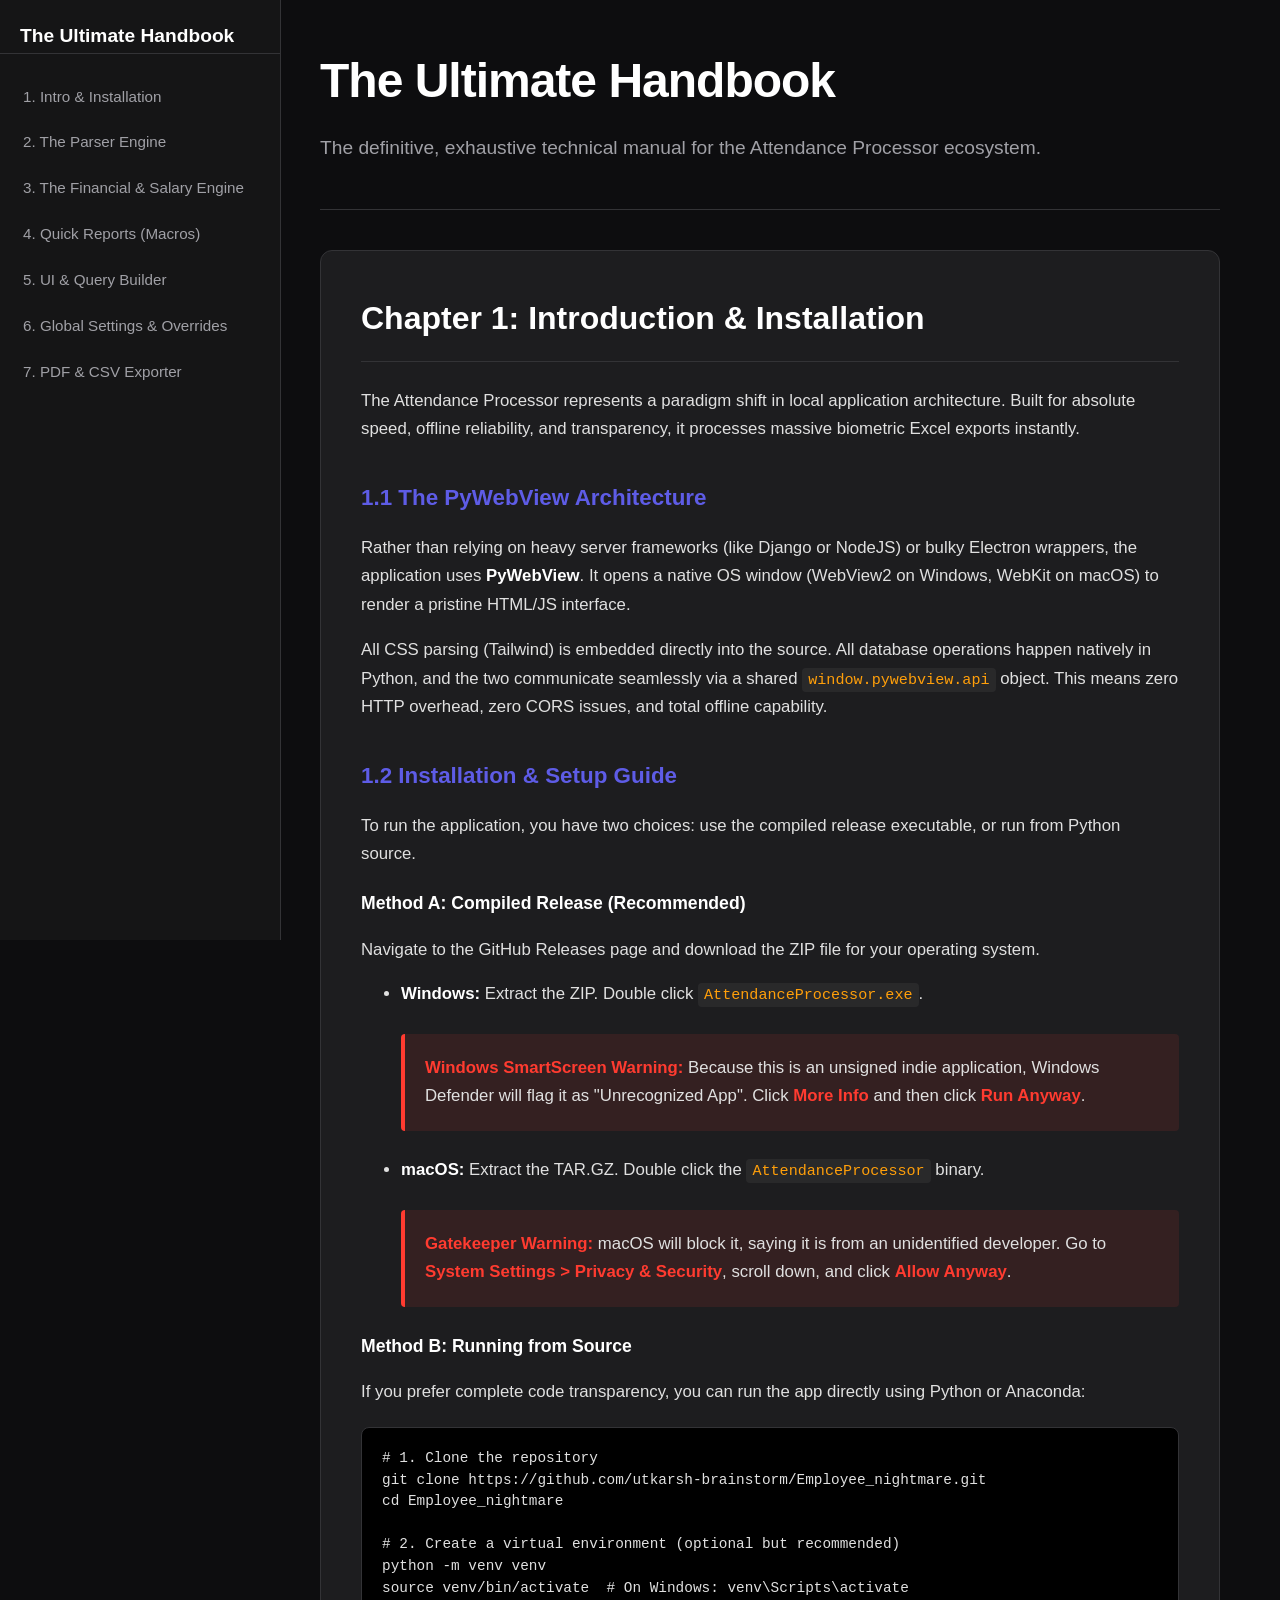
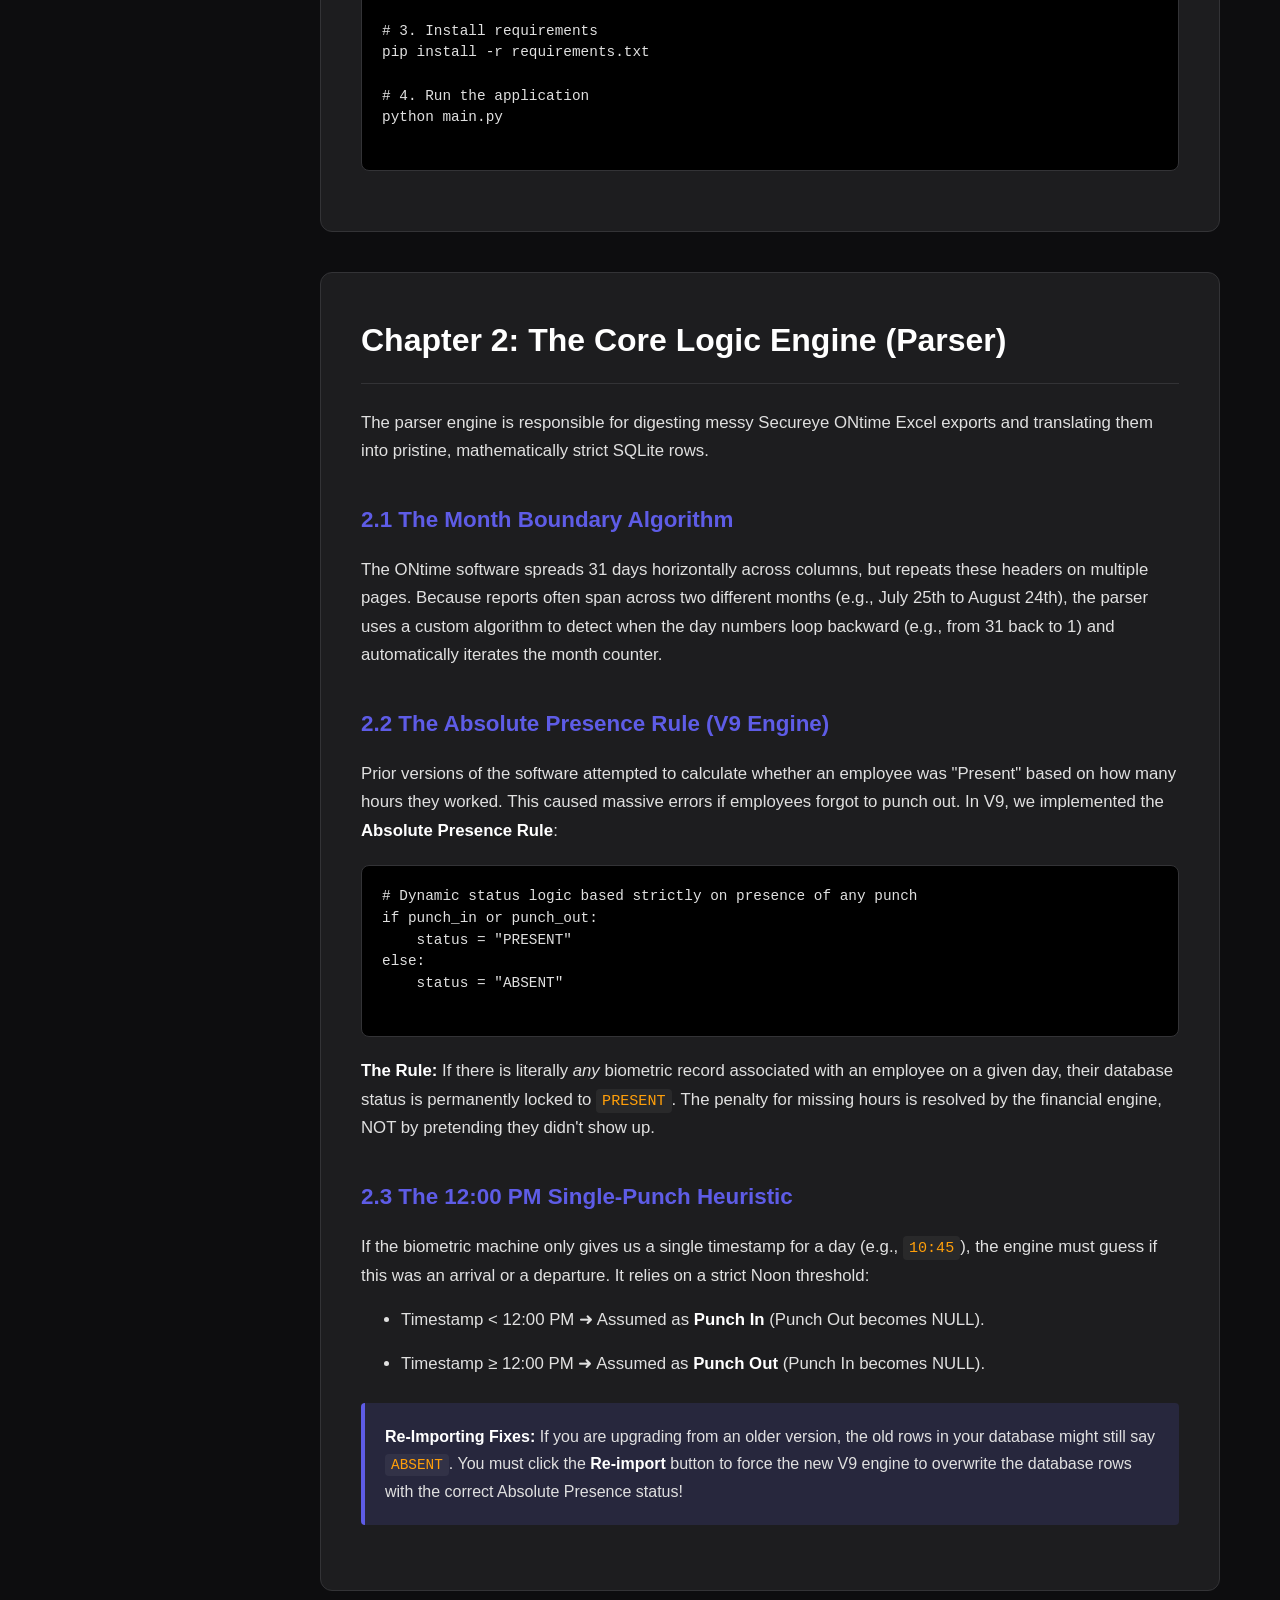
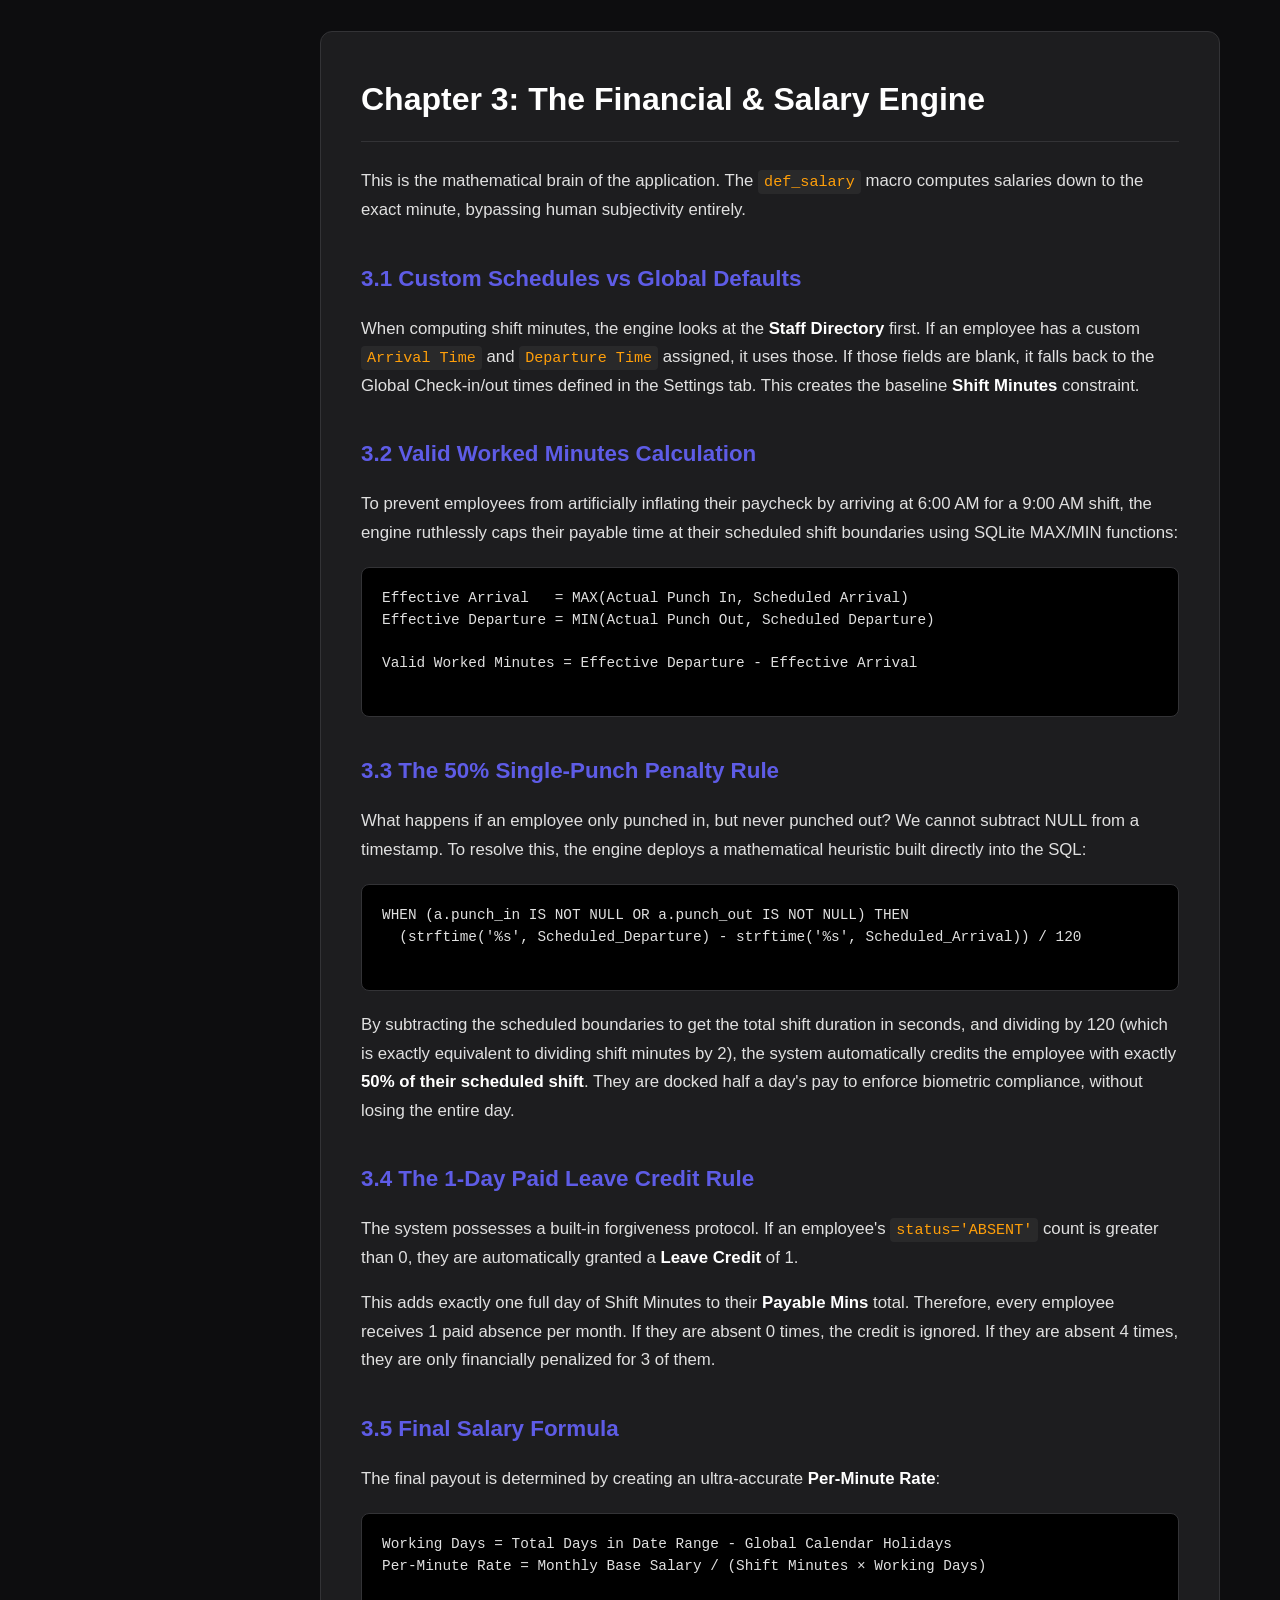
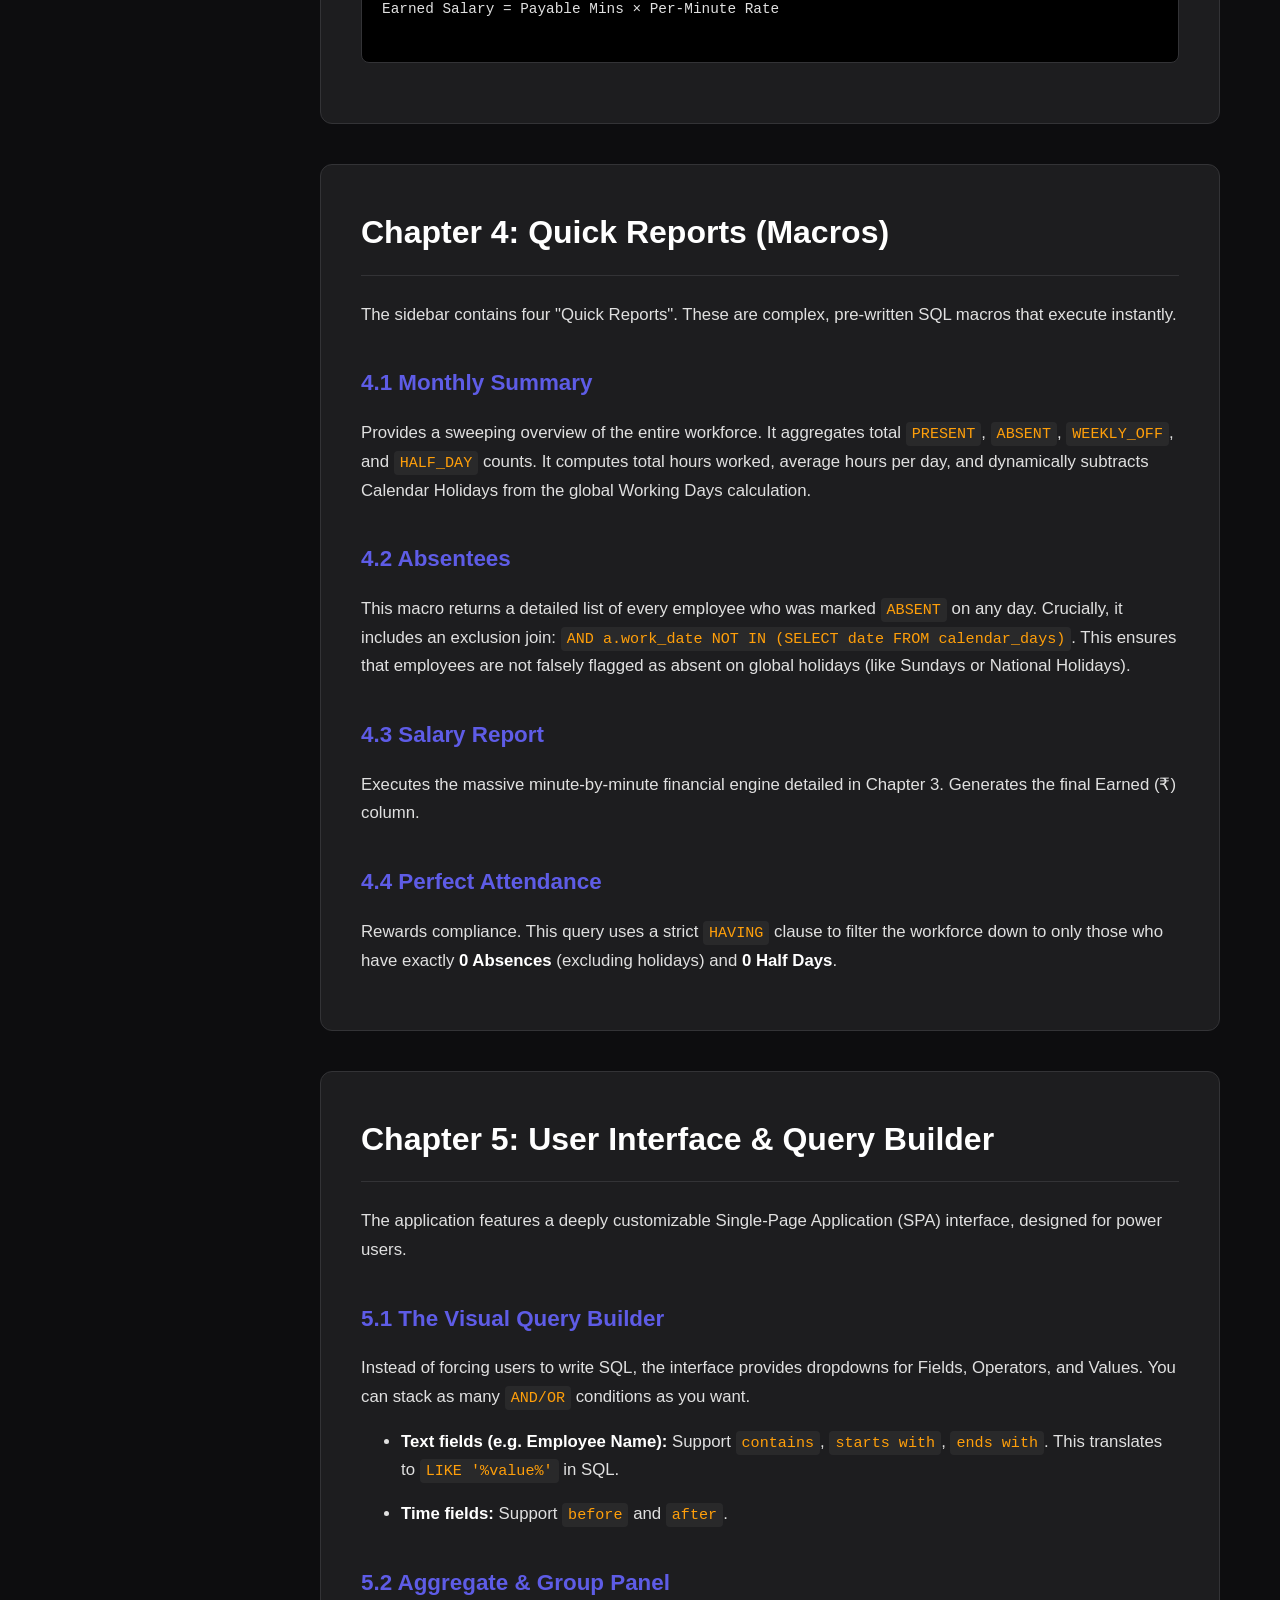
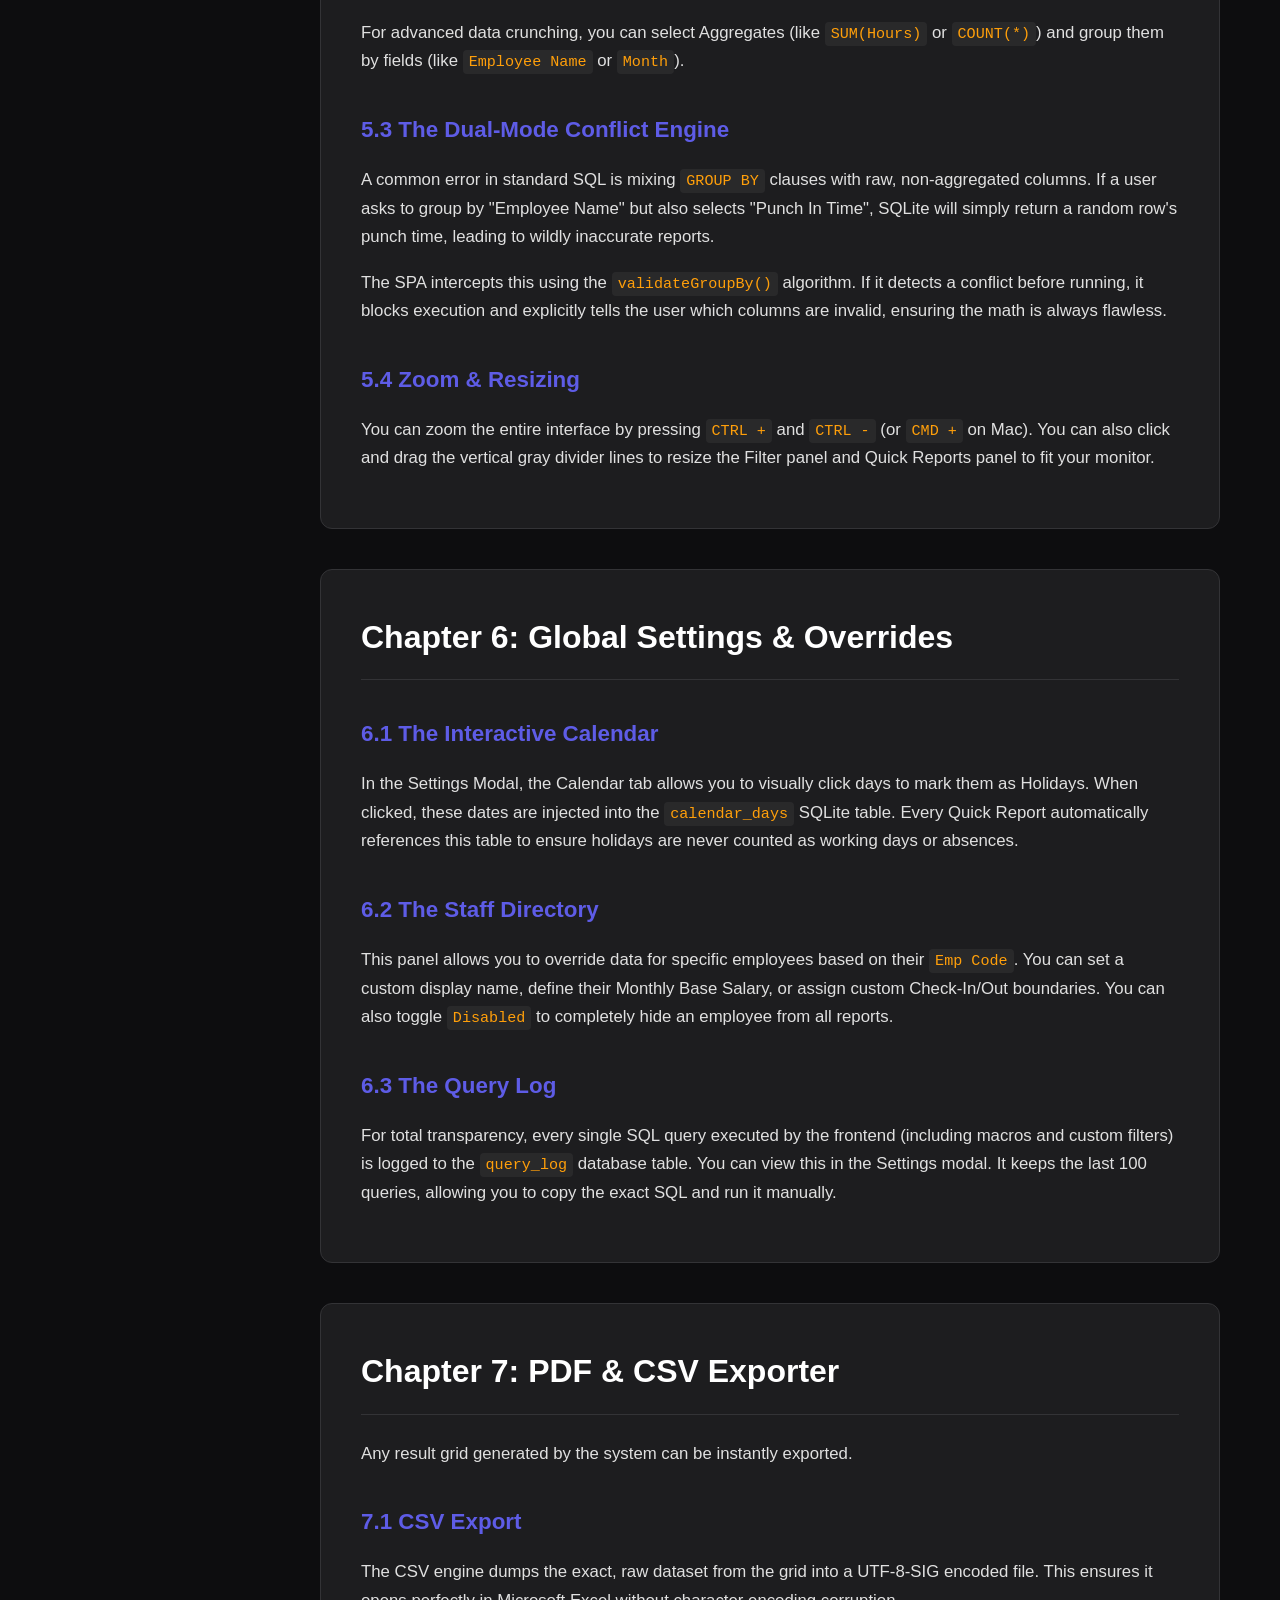
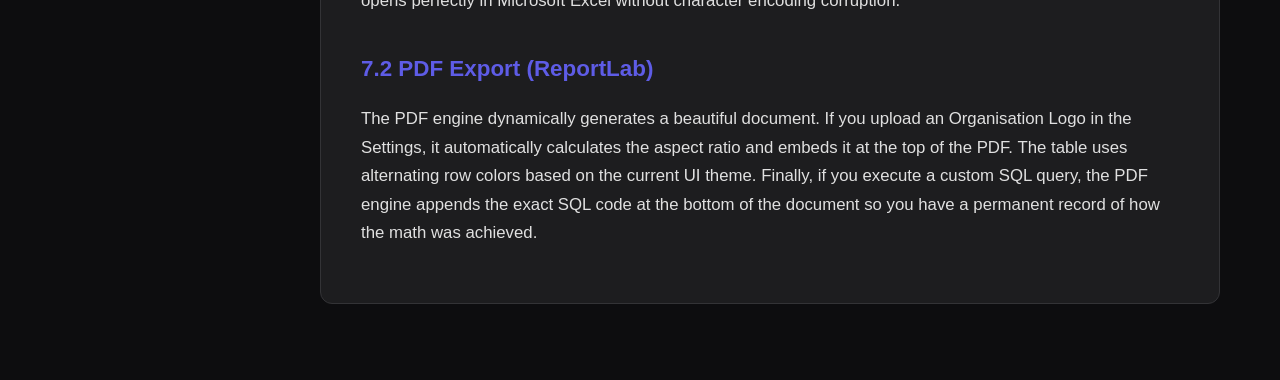
<file: web/rulebook.html>
<!DOCTYPE html>
<html lang="en">
<head>
  <meta charset="UTF-8">
  <meta name="viewport" content="width=device-width, initial-scale=1.0">
  <title>Attendance Processor - The Ultimate Handbook</title>
  <style>
    :root {
      --bg: #0d0d0f;
      --surface: #1d1d1f;
      --text: #e0e0e0;
      --text-dim: #a0a0a6;
      --accent: #5e5ce6;
      --accent-dim: rgba(94,92,230,0.15);
      --border: #333336;
      --code: #ff9f0a;
      --font: 'Inter', -apple-system, sans-serif;
    }
    body {
      background-color: var(--bg);
      color: var(--text);
      font-family: var(--font);
      line-height: 1.7;
      margin: 0;
      padding: 0;
      display: flex;
    }
    
    /* Sidebar Navigation */
    nav {
      width: 280px;
      height: 100vh;
      background: #151516;
      border-right: 1px solid var(--border);
      position: fixed;
      top: 0;
      left: 0;
      overflow-y: auto;
      padding: 20px 0;
    }
    nav h2 {
      font-size: 1.2rem;
      color: #fff;
      padding: 0 20px;
      margin-bottom: 20px;
    }
    nav ul { list-style: none; padding: 0; margin: 0; }
    nav li { margin: 0; }
    nav a {
      display: block;
      padding: 10px 20px;
      color: var(--text-dim);
      text-decoration: none;
      font-size: 0.95rem;
      border-left: 3px solid transparent;
      transition: all 0.2s;
    }
    nav a:hover, nav a:focus {
      color: #fff;
      background: var(--accent-dim);
      border-left: 3px solid var(--accent);
    }

    /* Main Content */
    main {
      flex: 1;
      margin-left: 280px;
      padding: 40px;
      max-width: 900px;
    }
    header {
      border-bottom: 1px solid var(--border);
      padding-bottom: 30px;
      margin-bottom: 40px;
    }
    header h1 { margin: 0; font-size: 3rem; color: #fff; letter-spacing: -1px; }
    header p { color: var(--text-dim); margin-top: 10px; font-size: 1.2rem; }
    
    section {
      background: var(--surface);
      border: 1px solid var(--border);
      border-radius: 12px;
      padding: 40px;
      margin-bottom: 40px;
    }
    h2 { color: #fff; font-size: 2rem; margin-top: 0; border-bottom: 1px solid var(--border); padding-bottom: 15px; margin-bottom: 25px; }
    h3 { color: var(--accent); font-size: 1.4rem; margin-top: 35px; margin-bottom: 15px; }
    h4 { color: #fff; margin-top: 20px; margin-bottom: 10px; font-size: 1.1rem; }
    p, li { font-size: 1.05rem; margin-bottom: 15px; }
    
    code {
      background: rgba(255,255,255,0.05);
      color: var(--code);
      padding: 3px 6px;
      border-radius: 4px;
      font-family: 'JetBrains Mono', monospace;
      font-size: 0.9em;
    }
    pre {
      background: #000;
      border: 1px solid var(--border);
      padding: 20px;
      border-radius: 8px;
      overflow-x: auto;
      color: var(--text);
      font-family: 'JetBrains Mono', monospace;
      font-size: 0.9rem;
      line-height: 1.5;
      margin: 20px 0;
    }
    .alert {
      background: var(--accent-dim);
      border-left: 4px solid var(--accent);
      padding: 20px;
      border-radius: 4px;
      margin: 25px 0;
    }
    .alert-danger {
      background: rgba(255, 59, 48, 0.1);
      border-left-color: #ff3b30;
    }
    .alert-danger strong { color: #ff3b30; }
    
    table { width: 100%; border-collapse: collapse; margin: 25px 0; font-size: 0.95rem; }
    th, td { border: 1px solid var(--border); padding: 12px; text-align: left; }
    th { background: #000; color: #fff; font-weight: 600; }
    td { background: var(--bg); }
    
    strong { color: #fff; }
  </style>
</head>
<body>

<nav>
  <h2>The Ultimate Handbook</h2>
  <ul>
    <li><a href="#ch1">1. Intro & Installation</a></li>
    <li><a href="#ch2">2. The Parser Engine</a></li>
    <li><a href="#ch3">3. The Financial & Salary Engine</a></li>
    <li><a href="#ch4">4. Quick Reports (Macros)</a></li>
    <li><a href="#ch5">5. UI & Query Builder</a></li>
    <li><a href="#ch6">6. Global Settings & Overrides</a></li>
    <li><a href="#ch7">7. PDF & CSV Exporter</a></li>
  </ul>
</nav>

<main>

<header>
  <h1>The Ultimate Handbook</h1>
  <p>The definitive, exhaustive technical manual for the Attendance Processor ecosystem.</p>
</header>

<section id="ch1">
  <h2>Chapter 1: Introduction & Installation</h2>
  <p>The Attendance Processor represents a paradigm shift in local application architecture. Built for absolute speed, offline reliability, and transparency, it processes massive biometric Excel exports instantly.</p>
  
  <h3>1.1 The PyWebView Architecture</h3>
  <p>Rather than relying on heavy server frameworks (like Django or NodeJS) or bulky Electron wrappers, the application uses <strong>PyWebView</strong>. It opens a native OS window (WebView2 on Windows, WebKit on macOS) to render a pristine HTML/JS interface.</p>
  <p>All CSS parsing (Tailwind) is embedded directly into the source. All database operations happen natively in Python, and the two communicate seamlessly via a shared <code>window.pywebview.api</code> object. This means zero HTTP overhead, zero CORS issues, and total offline capability.</p>
  
  <h3>1.2 Installation & Setup Guide</h3>
  <p>To run the application, you have two choices: use the compiled release executable, or run from Python source.</p>
  
  <h4>Method A: Compiled Release (Recommended)</h4>
  <p>Navigate to the GitHub Releases page and download the ZIP file for your operating system.</p>
  <ul>
    <li><strong>Windows:</strong> Extract the ZIP. Double click <code>AttendanceProcessor.exe</code>. 
      <div class="alert alert-danger">
        <strong>Windows SmartScreen Warning:</strong> Because this is an unsigned indie application, Windows Defender will flag it as "Unrecognized App". Click <strong>More Info</strong> and then click <strong>Run Anyway</strong>.
      </div>
    </li>
    <li><strong>macOS:</strong> Extract the TAR.GZ. Double click the <code>AttendanceProcessor</code> binary. 
      <div class="alert alert-danger">
        <strong>Gatekeeper Warning:</strong> macOS will block it, saying it is from an unidentified developer. Go to <strong>System Settings > Privacy & Security</strong>, scroll down, and click <strong>Allow Anyway</strong>.
      </div>
    </li>
  </ul>
  
  <h4>Method B: Running from Source</h4>
  <p>If you prefer complete code transparency, you can run the app directly using Python or Anaconda:</p>
  <pre>
# 1. Clone the repository
git clone https://github.com/utkarsh-brainstorm/Employee_nightmare.git
cd Employee_nightmare

# 2. Create a virtual environment (optional but recommended)
python -m venv venv
source venv/bin/activate  # On Windows: venv\Scripts\activate

# 3. Install requirements
pip install -r requirements.txt

# 4. Run the application
python main.py
  </pre>

</section>


<section id="ch2">
  <h2>Chapter 2: The Core Logic Engine (Parser)</h2>
  <p>The parser engine is responsible for digesting messy Secureye ONtime Excel exports and translating them into pristine, mathematically strict SQLite rows.</p>
  
  <h3>2.1 The Month Boundary Algorithm</h3>
  <p>The ONtime software spreads 31 days horizontally across columns, but repeats these headers on multiple pages. Because reports often span across two different months (e.g., July 25th to August 24th), the parser uses a custom algorithm to detect when the day numbers loop backward (e.g., from 31 back to 1) and automatically iterates the month counter.</p>
  
  <h3>2.2 The Absolute Presence Rule (V9 Engine)</h3>
  <p>Prior versions of the software attempted to calculate whether an employee was "Present" based on how many hours they worked. This caused massive errors if employees forgot to punch out. In V9, we implemented the <strong>Absolute Presence Rule</strong>:</p>
  <pre>
# Dynamic status logic based strictly on presence of any punch
if punch_in or punch_out:
    status = "PRESENT"
else:
    status = "ABSENT"
  </pre>
  <p><strong>The Rule:</strong> If there is literally <em>any</em> biometric record associated with an employee on a given day, their database status is permanently locked to <code>PRESENT</code>. The penalty for missing hours is resolved by the financial engine, NOT by pretending they didn't show up.</p>

  <h3>2.3 The 12:00 PM Single-Punch Heuristic</h3>
  <p>If the biometric machine only gives us a single timestamp for a day (e.g., <code>10:45</code>), the engine must guess if this was an arrival or a departure. It relies on a strict Noon threshold:</p>
  <ul>
    <li>Timestamp &lt; 12:00 PM ➜ Assumed as <strong>Punch In</strong> (Punch Out becomes NULL).</li>
    <li>Timestamp &ge; 12:00 PM ➜ Assumed as <strong>Punch Out</strong> (Punch In becomes NULL).</li>
  </ul>
  
  <div class="alert">
    <strong>Re-Importing Fixes:</strong> If you are upgrading from an older version, the old rows in your database might still say <code>ABSENT</code>. You must click the <strong>Re-import</strong> button to force the new V9 engine to overwrite the database rows with the correct Absolute Presence status!
  </div>
</section>


<section id="ch3">
  <h2>Chapter 3: The Financial & Salary Engine</h2>
  <p>This is the mathematical brain of the application. The <code>def_salary</code> macro computes salaries down to the exact minute, bypassing human subjectivity entirely.</p>
  
  <h3>3.1 Custom Schedules vs Global Defaults</h3>
  <p>When computing shift minutes, the engine looks at the <strong>Staff Directory</strong> first. If an employee has a custom <code>Arrival Time</code> and <code>Departure Time</code> assigned, it uses those. If those fields are blank, it falls back to the Global Check-in/out times defined in the Settings tab. This creates the baseline <strong>Shift Minutes</strong> constraint.</p>

  <h3>3.2 Valid Worked Minutes Calculation</h3>
  <p>To prevent employees from artificially inflating their paycheck by arriving at 6:00 AM for a 9:00 AM shift, the engine ruthlessly caps their payable time at their scheduled shift boundaries using SQLite MAX/MIN functions:</p>
  <pre>
Effective Arrival   = MAX(Actual Punch In, Scheduled Arrival)
Effective Departure = MIN(Actual Punch Out, Scheduled Departure)

Valid Worked Minutes = Effective Departure - Effective Arrival
  </pre>

  <h3>3.3 The 50% Single-Punch Penalty Rule</h3>
  <p>What happens if an employee only punched in, but never punched out? We cannot subtract NULL from a timestamp. To resolve this, the engine deploys a mathematical heuristic built directly into the SQL:</p>
  <pre>
WHEN (a.punch_in IS NOT NULL OR a.punch_out IS NOT NULL) THEN
  (strftime('%s', Scheduled_Departure) - strftime('%s', Scheduled_Arrival)) / 120
  </pre>
  <p>By subtracting the scheduled boundaries to get the total shift duration in seconds, and dividing by 120 (which is exactly equivalent to dividing shift minutes by 2), the system automatically credits the employee with exactly <strong>50% of their scheduled shift</strong>. They are docked half a day's pay to enforce biometric compliance, without losing the entire day.</p>

  <h3>3.4 The 1-Day Paid Leave Credit Rule</h3>
  <p>The system possesses a built-in forgiveness protocol. If an employee's <code>status='ABSENT'</code> count is greater than 0, they are automatically granted a <strong>Leave Credit</strong> of 1.</p>
  <p>This adds exactly one full day of Shift Minutes to their <strong>Payable Mins</strong> total. Therefore, every employee receives 1 paid absence per month. If they are absent 0 times, the credit is ignored. If they are absent 4 times, they are only financially penalized for 3 of them.</p>

  <h3>3.5 Final Salary Formula</h3>
  <p>The final payout is determined by creating an ultra-accurate <strong>Per-Minute Rate</strong>:</p>
  <pre>
Working Days = Total Days in Date Range - Global Calendar Holidays
Per-Minute Rate = Monthly Base Salary / (Shift Minutes × Working Days)

Earned Salary = Payable Mins × Per-Minute Rate
  </pre>

</section>


<section id="ch4">
  <h2>Chapter 4: Quick Reports (Macros)</h2>
  <p>The sidebar contains four "Quick Reports". These are complex, pre-written SQL macros that execute instantly.</p>
  
  <h3>4.1 Monthly Summary</h3>
  <p>Provides a sweeping overview of the entire workforce. It aggregates total <code>PRESENT</code>, <code>ABSENT</code>, <code>WEEKLY_OFF</code>, and <code>HALF_DAY</code> counts. It computes total hours worked, average hours per day, and dynamically subtracts Calendar Holidays from the global Working Days calculation.</p>
  
  <h3>4.2 Absentees</h3>
  <p>This macro returns a detailed list of every employee who was marked <code>ABSENT</code> on any day. Crucially, it includes an exclusion join: <code>AND a.work_date NOT IN (SELECT date FROM calendar_days)</code>. This ensures that employees are not falsely flagged as absent on global holidays (like Sundays or National Holidays).</p>
  
  <h3>4.3 Salary Report</h3>
  <p>Executes the massive minute-by-minute financial engine detailed in Chapter 3. Generates the final Earned (₹) column.</p>
  
  <h3>4.4 Perfect Attendance</h3>
  <p>Rewards compliance. This query uses a strict <code>HAVING</code> clause to filter the workforce down to only those who have exactly <strong>0 Absences</strong> (excluding holidays) and <strong>0 Half Days</strong>.</p>
</section>


<section id="ch5">
  <h2>Chapter 5: User Interface & Query Builder</h2>
  <p>The application features a deeply customizable Single-Page Application (SPA) interface, designed for power users.</p>
  
  <h3>5.1 The Visual Query Builder</h3>
  <p>Instead of forcing users to write SQL, the interface provides dropdowns for Fields, Operators, and Values. You can stack as many <code>AND/OR</code> conditions as you want.</p>
  <ul>
    <li><strong>Text fields (e.g. Employee Name):</strong> Support <code>contains</code>, <code>starts with</code>, <code>ends with</code>. This translates to <code>LIKE '%value%'</code> in SQL.</li>
    <li><strong>Time fields:</strong> Support <code>before</code> and <code>after</code>.</li>
  </ul>
  
  <h3>5.2 Aggregate & Group Panel</h3>
  <p>For advanced data crunching, you can select Aggregates (like <code>SUM(Hours)</code> or <code>COUNT(*)</code>) and group them by fields (like <code>Employee Name</code> or <code>Month</code>).</p>
  
  <h3>5.3 The Dual-Mode Conflict Engine</h3>
  <p>A common error in standard SQL is mixing <code>GROUP BY</code> clauses with raw, non-aggregated columns. If a user asks to group by "Employee Name" but also selects "Punch In Time", SQLite will simply return a random row's punch time, leading to wildly inaccurate reports.</p>
  <p>The SPA intercepts this using the <code>validateGroupBy()</code> algorithm. If it detects a conflict before running, it blocks execution and explicitly tells the user which columns are invalid, ensuring the math is always flawless.</p>

  <h3>5.4 Zoom & Resizing</h3>
  <p>You can zoom the entire interface by pressing <code>CTRL +</code> and <code>CTRL -</code> (or <code>CMD +</code> on Mac). You can also click and drag the vertical gray divider lines to resize the Filter panel and Quick Reports panel to fit your monitor.</p>
</section>


<section id="ch6">
  <h2>Chapter 6: Global Settings & Overrides</h2>
  
  <h3>6.1 The Interactive Calendar</h3>
  <p>In the Settings Modal, the Calendar tab allows you to visually click days to mark them as Holidays. When clicked, these dates are injected into the <code>calendar_days</code> SQLite table. Every Quick Report automatically references this table to ensure holidays are never counted as working days or absences.</p>

  <h3>6.2 The Staff Directory</h3>
  <p>This panel allows you to override data for specific employees based on their <code>Emp Code</code>. You can set a custom display name, define their Monthly Base Salary, or assign custom Check-In/Out boundaries. You can also toggle <code>Disabled</code> to completely hide an employee from all reports.</p>

  <h3>6.3 The Query Log</h3>
  <p>For total transparency, every single SQL query executed by the frontend (including macros and custom filters) is logged to the <code>query_log</code> database table. You can view this in the Settings modal. It keeps the last 100 queries, allowing you to copy the exact SQL and run it manually.</p>
</section>


<section id="ch7">
  <h2>Chapter 7: PDF & CSV Exporter</h2>
  <p>Any result grid generated by the system can be instantly exported.</p>
  
  <h3>7.1 CSV Export</h3>
  <p>The CSV engine dumps the exact, raw dataset from the grid into a UTF-8-SIG encoded file. This ensures it opens perfectly in Microsoft Excel without character encoding corruption.</p>
  
  <h3>7.2 PDF Export (ReportLab)</h3>
  <p>The PDF engine dynamically generates a beautiful document. If you upload an Organisation Logo in the Settings, it automatically calculates the aspect ratio and embeds it at the top of the PDF. The table uses alternating row colors based on the current UI theme. Finally, if you execute a custom SQL query, the PDF engine appends the exact SQL code at the bottom of the document so you have a permanent record of how the math was achieved.</p>
</section>

</main>

</body>
</html>
</file>
<file: web/style.css>
/* ============================================================
   style.css — AttendanceProcessor v4
   Minimal monochrome base; themes via CSS variables.
   ============================================================ */

/* ── Base reset ──────────────────────────────────────────── */
*, *::before, *::after { box-sizing: border-box; margin: 0; padding: 0; }
html, body { width: 100%; height: 100%; margin: 0; padding: 0; overflow: hidden; }

/* ── CSS Variables (mono theme defaults) ─────────────────── */
:root {
  --bg-base:      #F7F7F8;
  --bg-surface:   #FFFFFF;
  --bg-muted:     #F0F0F1;
  --bg-sidebar:   #F5F5F6;
  --border:       #E2E2E4;
  --border-light: #EBEBEC;
  --text-head:    #0F0F12;
  --text-body:    #2A2A2F;
  --text-mid:     #6B6B72;
  --text-dim:     #A0A0A6;
  --text-inv:     #FFFFFF;
  --accent:       #2563EB;
  --accent-hover: #1D4ED8;
  --accent-bg:    #EFF6FF;
  --ok:           #16A34A;
  --ok-bg:        #F0FDF4;
  --warn:         #D97706;
  --warn-bg:      #FFFBEB;
  --danger:       #DC2626;
  --danger-bg:    #FEF2F2;
  --navbar-bg:    #FFFFFF;
  --panel-hdr-bg: #F7F7F8;
  --diff-bg:      #FFFBEB;
  --diff-border:  #FCD34D;
  --diff-text:    #92400E;
}

/* ── Typography ──────────────────────────────────────────── */
body {
  font-family: 'Inter', 'Helvetica Neue', Helvetica, Arial, sans-serif;
  -webkit-font-smoothing: antialiased;
  background: var(--bg-base);
  color: var(--text-body);
  font-size: 13px;
  line-height: 1.5;
}

/* ── Scrollbars ──────────────────────────────────────────── */
* { scrollbar-width: thin; scrollbar-color: var(--border) transparent; }
::-webkit-scrollbar { width: 5px; height: 5px; }
::-webkit-scrollbar-track { background: transparent; }
::-webkit-scrollbar-thumb { background: var(--border); border-radius: 3px; }
::-webkit-scrollbar-thumb:hover { background: var(--text-dim); }

/* ── Navbar ──────────────────────────────────────────────── */
.app-body { background: var(--bg-base); }

nav#navbar {
  background: var(--navbar-bg);
  border-bottom: 1px solid var(--border);
  transition: background 200ms;
}

.text-nav-main { color: var(--navbar-text, var(--text-head)); }
.text-nav-dim  { color: var(--navbar-text-dim, var(--text-dim)); }

/* ── Apple Theme Structural Overrides ────────────────────── */
[data-theme="apple"] .panel {
  border-radius: 12px;
  box-shadow: 0 4px 20px rgba(0,0,0,0.04);
  border: 1px solid rgba(0,0,0,0.02);
}
[data-theme="apple"] .btn-primary, [data-theme="apple"] .btn-ghost {
  border-radius: 8px;
}
[data-theme="apple"] nav#navbar {
  background: var(--navbar-bg);
  backdrop-filter: saturate(180%) blur(20px);
  -webkit-backdrop-filter: saturate(180%) blur(20px);
  border-bottom: 1px solid rgba(0,0,0,0.06);
}
[data-theme="apple"] .nav-btn, [data-theme="apple"] .nav-icon-btn {
  border-radius: 8px;
}
[data-theme="apple"] input, [data-theme="apple"] select {
  border-radius: 8px;
}

.nav-btn {
  padding: 0 10px; height: 26px;
  font-size: 11px; font-weight: 500; color: var(--text-mid);
  background: transparent; border: 1px solid var(--border);
  border-radius: 5px; cursor: pointer;
  transition: all 110ms ease;
}
.nav-btn:hover { color: var(--text-head); border-color: var(--text-mid); background: var(--bg-muted); }

.nav-icon-btn {
  width: 26px; height: 26px; display: inline-flex;
  align-items: center; justify-content: center;
  font-size: 13px; font-weight: 600;
  color: var(--text-mid); background: transparent;
  border: 1px solid var(--border); border-radius: 4px;
  cursor: pointer; transition: all 110ms;
  line-height: 1;
}
.nav-icon-btn:hover { color: var(--text-head); border-color: var(--text-mid); background: var(--bg-muted); }

/* ── Buttons ──────────────────────────────────────────────── */
.btn-primary {
  display: inline-flex; align-items: center; justify-content: center;
  padding: 0 12px; height: 30px;
  background: var(--accent); color: var(--text-inv);
  border-radius: 5px; font-weight: 500; font-size: 12px;
  border: none; cursor: pointer;
  transition: background 110ms; white-space: nowrap;
}
.btn-primary:hover  { background: var(--accent-hover); }
.btn-primary:disabled { background: var(--border); color: var(--text-dim); cursor: not-allowed; }

.btn-ghost {
  display: inline-flex; align-items: center; justify-content: center;
  padding: 0 10px; height: 30px;
  background: transparent; color: var(--text-mid);
  border: 1px solid var(--border); border-radius: 5px;
  cursor: pointer; font-weight: 500; font-size: 12px;
  transition: all 110ms; white-space: nowrap;
}
.btn-ghost:hover  { border-color: var(--text-mid); color: var(--text-head); background: var(--bg-muted); }
.btn-ghost:disabled { opacity: 0.45; cursor: not-allowed; }

/* ── Inputs ──────────────────────────────────────────────── */
.input-sm {
  height: 28px; padding: 0 8px;
  background: var(--bg-surface); border: 1px solid var(--border);
  border-radius: 5px; font-size: 12px; color: var(--text-body);
  font-family: inherit; outline: none;
  transition: border-color 110ms;
}
.input-sm:focus { border-color: var(--accent); box-shadow: 0 0 0 2px var(--accent-bg); }
.input-sm::placeholder { color: var(--text-dim); }

.select-sm {
  height: 28px; padding: 0 22px 0 7px;
  background: var(--bg-surface); border: 1px solid var(--border);
  border-radius: 5px; font-size: 11px; color: var(--text-body);
  font-family: inherit; outline: none; cursor: pointer; appearance: none;
  background-image: url("data:image/svg+xml,%3Csvg xmlns='http://www.w3.org/2000/svg' width='10' height='6' viewBox='0 0 10 6'%3E%3Cpath fill='%23A0A0A6' d='M5 6L0 0h10z'/%3E%3C/svg%3E");
  background-repeat: no-repeat; background-position: right 7px center;
}
.select-sm:focus { border-color: var(--accent); }

/* ── Import bar ──────────────────────────────────────────── */
.import-bar {
  background: var(--bg-surface);
  border-bottom: 1px solid var(--border);
}

.drop-zone {
  border: 1px dashed var(--border);
  border-radius: 6px;
  transition: border-color 150ms, background 150ms;
}
.drop-zone:hover, .drop-zone.drag-over {
  border-color: var(--accent);
  background: var(--accent-bg);
}

/* ── Diff banner ─────────────────────────────────────────── */
.diff-banner {
  background: var(--diff-bg);
  border-bottom: 1px solid var(--diff-border);
  color: var(--diff-text);
  font-size: 11px;
}

/* ── Panel layout ────────────────────────────────────────── */
.panel-hdr {
  background: var(--panel-hdr-bg);
  border-bottom: 1px solid var(--border);
}
.panel-title {
  font-size: 12px; font-weight: 600;
  color: var(--text-head);
}
.panel-left {
  background: var(--bg-surface);
  border-right: 1px solid var(--border);
  overflow: hidden;
}
.panel-right {
  background: var(--bg-surface);
  border-left: 1px solid var(--border);
  overflow: hidden;
}

/* ── Resize handles ──────────────────────────────────────── */
.resize-handle {
  width: 4px; flex-shrink: 0;
  background: transparent;
  cursor: col-resize;
  transition: background 150ms;
  position: relative;
  z-index: 5;
}
.resize-handle:hover, .resize-handle.dragging {
  background: var(--accent);
}
.resize-handle::after {
  content: '';
  position: absolute;
  top: 0; bottom: 0;
  left: -4px; right: -4px;
}
.resize-handle-v {
  height: 4px; flex-shrink: 0;
  background: transparent;
  cursor: row-resize;
  transition: background 150ms;
  position: relative;
  z-index: 20;
}
.resize-handle-v:hover, .resize-handle-v.dragging {
  background: var(--accent);
}
.resize-handle-v::after {
  content: ''; position: absolute;
  left: 0; right: 0; top: -3px; bottom: -3px;
}

/* ── Filter rows ─────────────────────────────────────────── */
.filter-row {
  display: flex; align-items: center;
  background: var(--bg-surface);
  border: 1px solid var(--border);
  border-radius: 5px;
  padding: 4px 6px;
  gap: 4px;
  flex-wrap: nowrap;
  overflow: visible;
}
.filter-row select, .filter-row input {
  font-size: 11px; font-family: inherit;
  border: 1px solid var(--border);
  border-radius: 4px; padding: 1px 4px; height: 22px;
  background: var(--bg-muted); color: var(--text-body);
  outline: none; min-width: 0; flex-shrink: 1;
}
.filter-row select { appearance: none; background-image: url("data:image/svg+xml,%3Csvg xmlns='http://www.w3.org/2000/svg' width='8' height='5' viewBox='0 0 8 5'%3E%3Cpath fill='%23A0A0A6' d='M4 5L0 0h8z'/%3E%3C/svg%3E"); background-repeat:no-repeat; background-position: right 5px center; padding-right:16px; }
.filter-row select:focus, .filter-row input:focus { border-color: var(--accent); }
.joiner-pill {
  font-size: 9px; font-weight: 700; letter-spacing: 0.05em;
  color: var(--text-dim); background: var(--bg-muted);
  border: 1px solid var(--border); border-radius: 3px;
  padding: 1px 5px; cursor: pointer; flex-shrink: 0;
  transition: all 100ms;
}
.joiner-pill.active { background: var(--accent-bg); color: var(--accent); border-color: var(--accent); }
.remove-filter {
  font-size: 11px; color: var(--text-dim); cursor: pointer;
  background: none; border: none; padding: 0 2px; flex-shrink: 0;
  line-height: 1; transition: color 100ms;
}
.remove-filter:hover { color: var(--danger); }

/* ── SQL editor ──────────────────────────────────────────── */
.sql-lines {
  font-family: 'JetBrains Mono', monospace;
  font-size: 11px; color: var(--text-dim);
  background: var(--bg-muted);
  border-right: 1px solid var(--border);
  padding: 10px 8px; text-align: right;
  user-select: none; line-height: 20px;
  min-width: 36px; overflow: hidden;
}
.sql-editor {
  font-family: 'JetBrains Mono', monospace;
  font-size: 11px; color: var(--text-body);
  background: var(--bg-surface);
  border: none; outline: none;
  resize: none; padding: 10px 12px;
  line-height: 20px; overflow: auto;
  tab-size: 2;
  caret-color: var(--accent);
}
.sql-editor::placeholder { color: var(--text-dim); }
.sql-editor::selection { background: var(--accent-bg); }

/* ── Schema reference ────────────────────────────────────── */
.schema-ref {
  background: var(--bg-muted);
  border-left: 1px solid var(--border);
  padding: 4px 0 8px;
}
.schema-table-badge {
  display: block; margin: 6px 8px 2px;
  font-size: 10px; font-weight: 700;
  color: var(--accent); background: var(--accent-bg);
  border-radius: 3px; padding: 2px 7px;
  letter-spacing: 0.05em;
}
.schema-col-row {
  display: flex; align-items: baseline;
  padding: 1px 8px; gap: 5px; font-size: 10px;
}
.schema-col-name  { font-family: monospace; color: var(--text-body); min-width: 120px; flex-shrink: 0; }
.schema-col-type  { font-family: monospace; font-size: 9px; font-weight: 600; padding: 0 4px; border-radius: 2px; flex-shrink: 0; }
.type-TEXT    { color: #7C3AED; background: #F5F3FF; }
.type-REAL    { color: #D97706; background: #FFFBEB; }
.type-INTEGER { color: #16A34A; background: #F0FDF4; }
.type-DATE    { color: #2563EB; background: #EFF6FF; }
.type-DATETIME{ color: #6B6B72; background: #F0F0F1; }
.schema-col-hint  { color: var(--text-dim); font-size: 10px; flex-shrink: 1; }

/* ── Results table ───────────────────────────────────────── */
.results-tbl { border-collapse: collapse; table-layout: auto; }
.results-tbl th {
  background: var(--bg-muted);
  border-bottom: 1px solid var(--border);
  padding: 6px 10px;
  font-size: 11px; font-weight: 600; color: var(--text-mid);
  text-align: left; white-space: nowrap;
  cursor: pointer; user-select: none; position: sticky; top: 0; z-index: 1;
}
.results-tbl th:hover { color: var(--text-head); }
.results-tbl th.sort-asc::after  { content: ' ↑'; color: var(--accent); }
.results-tbl th.sort-desc::after { content: ' ↓'; color: var(--accent); }
.results-tbl td {
  padding: 5px 10px; font-size: 11px; color: var(--text-body);
  border-bottom: 1px solid var(--border-light);
  white-space: nowrap; max-width: 240px;
  overflow: hidden; text-overflow: ellipsis;
}
.results-tbl tbody tr {
  cursor: pointer;
  transition: background-color 80ms ease;
}
.results-tbl tbody tr:nth-child(even) td {
  background: var(--bg-muted);
}
.results-tbl tbody tr:hover td {
  background: rgba(128, 128, 128, 0.12) !important;
}
.results-tbl tbody tr.selected-row td {
  background: var(--accent-bg, rgba(59, 130, 246, 0.16)) !important;
  color: var(--text-head) !important;
  font-weight: 500;
}
.results-tbl tbody tr.selected-row {
  outline: 1.5px solid var(--accent);
  outline-offset: -1.5px;
}
.results-tbl tbody tr.total-row td {
  font-weight: 700 !important;
  border-top: 2px solid var(--border) !important;
  border-bottom: 2px solid var(--border) !important;
  background: var(--bg-muted) !important;
}
.tbl-head { padding: 5px 10px; font-size: 11px; font-weight: 600; color: var(--text-mid); white-space: nowrap; }


/* Status colours */
.status-PRESENT    { color: var(--ok);   background: var(--ok-bg);   font-weight: 500; border-radius: 3px; padding: 1px 6px; font-size: 10px; }
.status-ABSENT     { color: var(--danger); background: var(--danger-bg); font-weight: 500; border-radius: 3px; padding: 1px 6px; font-size: 10px; }
.status-WEEKLY_OFF { color: var(--accent); background: var(--accent-bg); font-weight: 500; border-radius: 3px; padding: 1px 6px; font-size: 10px; }
.status-HOLIDAY    { color: #1d4ed8; background: #dbeafe; font-weight: 500; border-radius: 3px; padding: 1px 6px; font-size: 10px; }
.status-SANDWICH   { color: var(--danger); background: var(--danger-bg); font-weight: 700; border: 1px dashed #ef4444; border-radius: 3px; padding: 1px 5px; font-size: 10px; }
.status-HALF_DAY   { color: var(--warn);  background: var(--warn-bg);  font-weight: 500; border-radius: 3px; padding: 1px 6px; font-size: 10px; }

/* ── Quick reports ───────────────────────────────────────── */
.quick-btn {
  display: flex; align-items: center;
  width: 100%; text-align: left;
  padding: 6px 8px; font-size: 11px; color: var(--text-body);
  background: transparent; border: none; border-radius: 5px;
  cursor: pointer; transition: background 100ms; gap: 2px;
}
.quick-btn:hover  { background: var(--bg-muted); }
.quick-btn.custom-shortcut { justify-content: space-between; }
.quick-btn.custom-shortcut .cr-actions { display: none; gap: 4px; }
.quick-btn.custom-shortcut:hover .cr-actions { display: flex; }

.quick-section-label {
  font-size: 10px; font-weight: 600;
  color: var(--text-dim); text-transform: uppercase;
  letter-spacing: 0.06em; padding: 6px 8px 2px;
}

/* ── Modals ──────────────────────────────────────────────── */
.modal {
  position: fixed; top: 50%; left: 50%;
  transform: translate(-50%, -50%);
  z-index: 50;
  background: var(--bg-surface);
  border: 1px solid var(--border);
  border-radius: 8px;
  box-shadow: 0 8px 40px rgba(0,0,0,0.14), 0 2px 8px rgba(0,0,0,0.08);
  width: 480px; max-width: 96vw;
  max-height: 90vh; overflow-y: auto;
  display: flex; flex-direction: column;
}
.modal-header {
  font-size: 14px; font-weight: 600; color: var(--text-head);
  padding: 14px 16px 12px;
  border-bottom: 1px solid var(--border);
  display: flex; align-items: center; justify-content: space-between;
  flex-shrink: 0;
}
.modal-close {
  background: none; border: none; cursor: pointer;
  color: var(--text-dim); font-size: 14px; line-height: 1;
  padding: 0 2px; transition: color 100ms;
}
.modal-close:hover { color: var(--danger); }
.modal-footer {
  display: flex; align-items: center; justify-content: flex-end;
  gap: 8px; padding: 10px 16px;
  border-top: 1px solid var(--border);
  flex-shrink: 0;
}
.settings-row { display: flex; align-items: center; justify-content: space-between; }
.settings-row label { font-size: 12px; color: var(--text-mid); }

/* ── Settings tabs ───────────────────────────────────────── */
.settings-tab {
  padding: 8px 14px; font-size: 11px; font-weight: 500;
  color: var(--text-mid); background: transparent;
  border: none; border-bottom: 2px solid transparent;
  cursor: pointer; transition: all 110ms;
}
.settings-tab:hover { color: var(--text-head); }
.settings-tab.active { color: var(--accent); border-bottom-color: var(--accent); }
.settings-tab-body { padding: 14px 16px; flex: 1; overflow-y: auto; }

/* ── Theme grid ──────────────────────────────────────────── */
.theme-card {
  display: flex; flex-direction: column;
  border: 2px solid var(--border); border-radius: 7px;
  overflow: hidden; cursor: pointer;
  transition: border-color 120ms, box-shadow 120ms;
  background: var(--bg-surface);
  text-align: left;
}
.theme-card:hover { border-color: var(--accent); }
.theme-card.active { border-color: var(--accent); box-shadow: 0 0 0 3px var(--accent-bg); }
.theme-preview { height: 44px; overflow: hidden; }
.theme-label { font-size: 12px; font-weight: 600; color: var(--text-head); padding: 6px 8px 1px; }
.theme-desc  { font-size: 10px; color: var(--text-dim); padding: 0 8px 6px; }

/* ── Query log ───────────────────────────────────────────── */
.qlog-row {
  display: flex; align-items: flex-start;
  padding: 6px 12px; gap: 8px;
  border-bottom: 1px solid var(--border-light);
  font-size: 10px;
}
.qlog-row:hover { background: var(--bg-muted); }
.qlog-sql { font-family: monospace; color: var(--text-body); flex: 1; overflow-wrap: anywhere; word-break: normal; white-space: pre-wrap; }
.qlog-meta { color: var(--text-dim); flex-shrink: 0; text-align: right; width: 80px; }
.qlog-copy { color: var(--accent); cursor: pointer; flex-shrink: 0; font-size: 10px; }

/* ── Toast ───────────────────────────────────────────────── */
#toast { transition: opacity 300ms; }
#toast.fade-out { opacity: 0; }

/* ── Progress ────────────────────────────────────────────── */
@keyframes progress-slide {
  0%   { transform: translateX(-100%); }
  100% { transform: translateX(400%); }
}
.animate-progress { animation: progress-slide 1.4s ease-in-out infinite; }

/* ── Input number ─────────────────────────────────────────── */
input[type=number] { -moz-appearance: textfield; }
input[type=number]::-webkit-inner-spin-button,
input[type=number]::-webkit-outer-spin-button { appearance: none; }

/* ── Custom report editor modal specific ─────────────────── */
#modal-custom-report .sql-editor { min-height: 100%; }

/* ── V4: CSS variable additions ──────────────────────────── */
:root {
  --warn-text: #92400E;
}

/* ── V4: Pill selector (SELECT / GROUP BY chips) ─────────── */
.pill-area {
  display: flex; flex-wrap: wrap; gap: 4px; min-height: 24px;
  padding: 2px 0;
}
.pill {
  display: inline-flex; align-items: center; gap: 3px;
  padding: 2px 6px 2px 8px;
  background: var(--accent-bg); color: var(--accent);
  border: 1px solid color-mix(in srgb, var(--accent) 30%, transparent);
  border-radius: 20px; font-size: 10px; font-weight: 500;
  white-space: nowrap; line-height: 1.4;
}
.pill button {
  background: none; border: none; cursor: pointer;
  color: var(--accent); font-size: 11px; line-height: 1;
  padding: 0 1px; opacity: 0.7;
  transition: opacity 100ms;
}
.pill button:hover { opacity: 1; }

.pill-agg {
  background: #F3E8FF; color: #7C3AED;
  border-color: color-mix(in srgb, #7C3AED 30%, transparent);
}
.pill-agg button { color: #7C3AED; }

.pill-group {
  background: var(--ok-bg); color: var(--ok);
  border-color: color-mix(in srgb, var(--ok) 30%, transparent);
}
.pill-group button { color: var(--ok); }

/* ── V4: Aggregate section toggle ────────────────────────── */
#agg-toggle:hover { background: var(--bg-muted); }
#agg-section {
  animation: slideDown 150ms ease;
}
@keyframes slideDown {
  from { opacity: 0; transform: translateY(-4px); }
  to   { opacity: 1; transform: translateY(0); }
}

/* ── V4: Conflict note ───────────────────────────────────── */
#conflict-note {
  border-radius: 5px; font-size: 10px; line-height: 1.5;
}

/* ── V4: Dual results view ───────────────────────────────── */
#results-dual {
  flex-direction: column;
}
#results-dual .results-tbl th {
  background: var(--bg-muted);
  position: sticky; top: 0; z-index: 1;
}

/* ── V4: Aggregate section inputs row ────────────────────── */
#agg-section .having-row {
  display: flex; align-items: center; gap: 4px; flex-wrap: wrap;
}

/* ── Ultra Dev Mode Overlay & Hidden Utility ─────────────── */
.hidden {
  display: none !important;
}

#ultra-dev-overlay.hidden,
#ultra-dev-overlay:not(.dev-open) {
  display: none !important;
}

#ultra-dev-overlay.dev-open {
  display: flex !important;
}

/* ── Embedded Fonts ──────────────────────────────────────── */
@font-face {
  font-family: 'Libron';
  src: url('fonts/Libron-Regular.woff2') format('woff2');
  font-weight: 400;
  font-style: normal;
}
@font-face {
  font-family: 'Libron';
  src: url('fonts/Libron-Bold.woff2') format('woff2');
  font-weight: 700;
  font-style: normal;
}

/* ── Ultra Dev Mode Left Sidebar & Controls ─────────────── */
.dev-field-row {
  display: flex;
  align-items: center;
  gap: 12px;
  margin-bottom: 12px;
}
.dev-lbl {
  font-size: 11px;
  font-weight: 700;
  color: #64748b;
  min-width: 90px;
  flex-shrink: 0;
}
.dev-input,
.dev-select {
  flex: 1;
  background: #f8fafc;
  color: #1e293b;
  border: 1px solid #cbd5e1;
  border-radius: 6px;
  padding: 6px 10px;
  font-size: 12px;
  transition: all .15s;
}
.dev-input:focus,
.dev-select:focus {
  outline: none;
  border-color: #6366f1;
  box-shadow: 0 0 0 2px rgba(99, 102, 241, .2);
  background: #fff;
}
.dev-radio-group {
  display: flex;
  gap: 8px;
}
.dev-radio {
  display: flex;
  align-items: center;
  gap: 6px;
  font-size: 12px;
  font-weight: 600;
  color: #64748b;
  cursor: pointer;
  padding: 5px 12px;
  border-radius: 6px;
  border: 1px solid #cbd5e1;
  background: #f8fafc;
  transition: all .15s;
}
.dev-radio.active {
  color: #4338ca;
  border-color: #6366f1;
  background: #e0e7ff;
}
.dev-radio input[type="radio"] {
  display: none;
}
.dev-cb {
  width: 16px;
  height: 16px;
  accent-color: #6366f1;
  cursor: pointer;
}
.dev-col-list {
  display: flex;
  flex-direction: column;
  gap: 8px;
}
.dev-col-row {
  background: #f8fafc;
  border: 1px solid #cbd5e1;
  border-radius: 8px;
  padding: 10px 14px;
  transition: opacity .15s, box-shadow .15s;
}
.dev-col-row:hover {
  box-shadow: 0 2px 4px rgba(0, 0, 0, .02);
}
.dev-col-row.dev-col-hidden {
  opacity: .5;
  background: #f1f5f9;
}
.dev-col-vis {
  display: flex;
  align-items: center;
  gap: 8px;
  cursor: pointer;
  margin-bottom: 8px;
}
.dev-col-vis input[type="checkbox"] {
  accent-color: #6366f1;
  width: 15px;
  height: 15px;
  flex-shrink: 0;
}
.dev-col-name {
  font-size: 12px;
  font-weight: 800;
  color: #0f172a;
  white-space: nowrap;
  overflow: hidden;
  text-overflow: ellipsis;
  max-width: 200px;
}
.dev-col-hdr {
  width: 100%;
  background: #fff;
  border: 1px solid #e2e8f0;
  border-radius: 4px;
  padding: 4px 8px;
  font-size: 11px;
  margin-bottom: 8px;
  color: #334155;
  transition: border-color .15s;
  box-sizing: border-box;
}
.dev-col-hdr:focus {
  outline: none;
  border-color: #6366f1;
}
.dev-col-width-wrap {
  display: flex;
  align-items: center;
  gap: 12px;
}
.dev-slider {
  flex: 1;
  accent-color: #6366f1;
  cursor: pointer;
}
.dev-width-lbl {
  font-size: 11px;
  font-family: "JetBrains Mono", monospace;
  color: #64748b;
  min-width: 36px;
  text-align: right;
}
.dev-width-input {
  box-sizing: border-box;
}
.dev-empty {
  font-size: 11px;
  color: #94a3b8;
  font-style: italic;
  padding: 12px;
  text-align: center;
}
.dev-btn {
  font-size: 11px;
  font-weight: 600;
  padding: 5px 12px;
  border-radius: 6px;
  background: #fff;
  color: #475569;
  border: 1px solid #cbd5e1;
  cursor: pointer;
  transition: all .15s;
}
.dev-btn:hover {
  background: #f1f5f9;
  color: #0f172a;
}
.dev-btn-primary {
  background: #3b82f6;
  color: #fff;
  border-color: #2563eb;
}
.dev-btn-primary:hover {
  background: #2563eb;
  color: #fff;
}
.dev-btn-sm {
  padding: 3px 8px;
  font-size: 10px;
}
.dev-file-tabs {
  display: flex;
  gap: 4px;
  margin-bottom: 12px;
  border-bottom: 1px solid #cbd5e1;
}
.dev-file-tab {
  padding: 6px 14px;
  font-size: 11px;
  font-weight: 700;
  color: #64748b;
  background: transparent;
  border: none;
  border-bottom: 2px solid transparent;
  cursor: pointer;
  transition: all .15s;
}
.dev-file-tab.active {
  color: #4338ca;
  border-bottom-color: #6366f1;
}
.dev-file-tab:hover:not(.active) {
  color: #334155;
  background: #f8fafc;
  border-radius: 4px 4px 0 0;
}
.dev-file-area {
  width: 100%;
  height: 180px;
  background: #f8fafc;
  color: #1e293b;
  border: 1px solid #cbd5e1;
  border-radius: 8px;
  padding: 12px;
  font-family: "JetBrains Mono", monospace;
  font-size: 11px;
  resize: vertical;
  margin-bottom: 12px;
  box-sizing: border-box;
}
.dev-file-area:focus {
  outline: none;
  border-color: #6366f1;
  box-shadow: inset 0 0 0 1px #6366f1;
}
.dev-file-actions {
  display: flex;
  align-items: center;
  gap: 8px;
  flex-wrap: wrap;
}
.dev-dir-path {
  font-size: 11px;
  color: #64748b;
  margin-bottom: 12px;
  white-space: nowrap;
  overflow: hidden;
  text-overflow: ellipsis;
  background: #f8fafc;
  padding: 6px 10px;
  border-radius: 6px;
  border: 1px solid #e2e8f0;
}
@keyframes spin {
  from { transform: rotate(0deg); }
  to { transform: rotate(360deg); }
}
#dev-preview-spinner:not(.hidden) {
  display: inline-block;
  animation: spin 1s linear infinite;
}
details summary::-webkit-details-marker {
  display: none;
}
details > summary {
  list-style: none;
}
</file>
